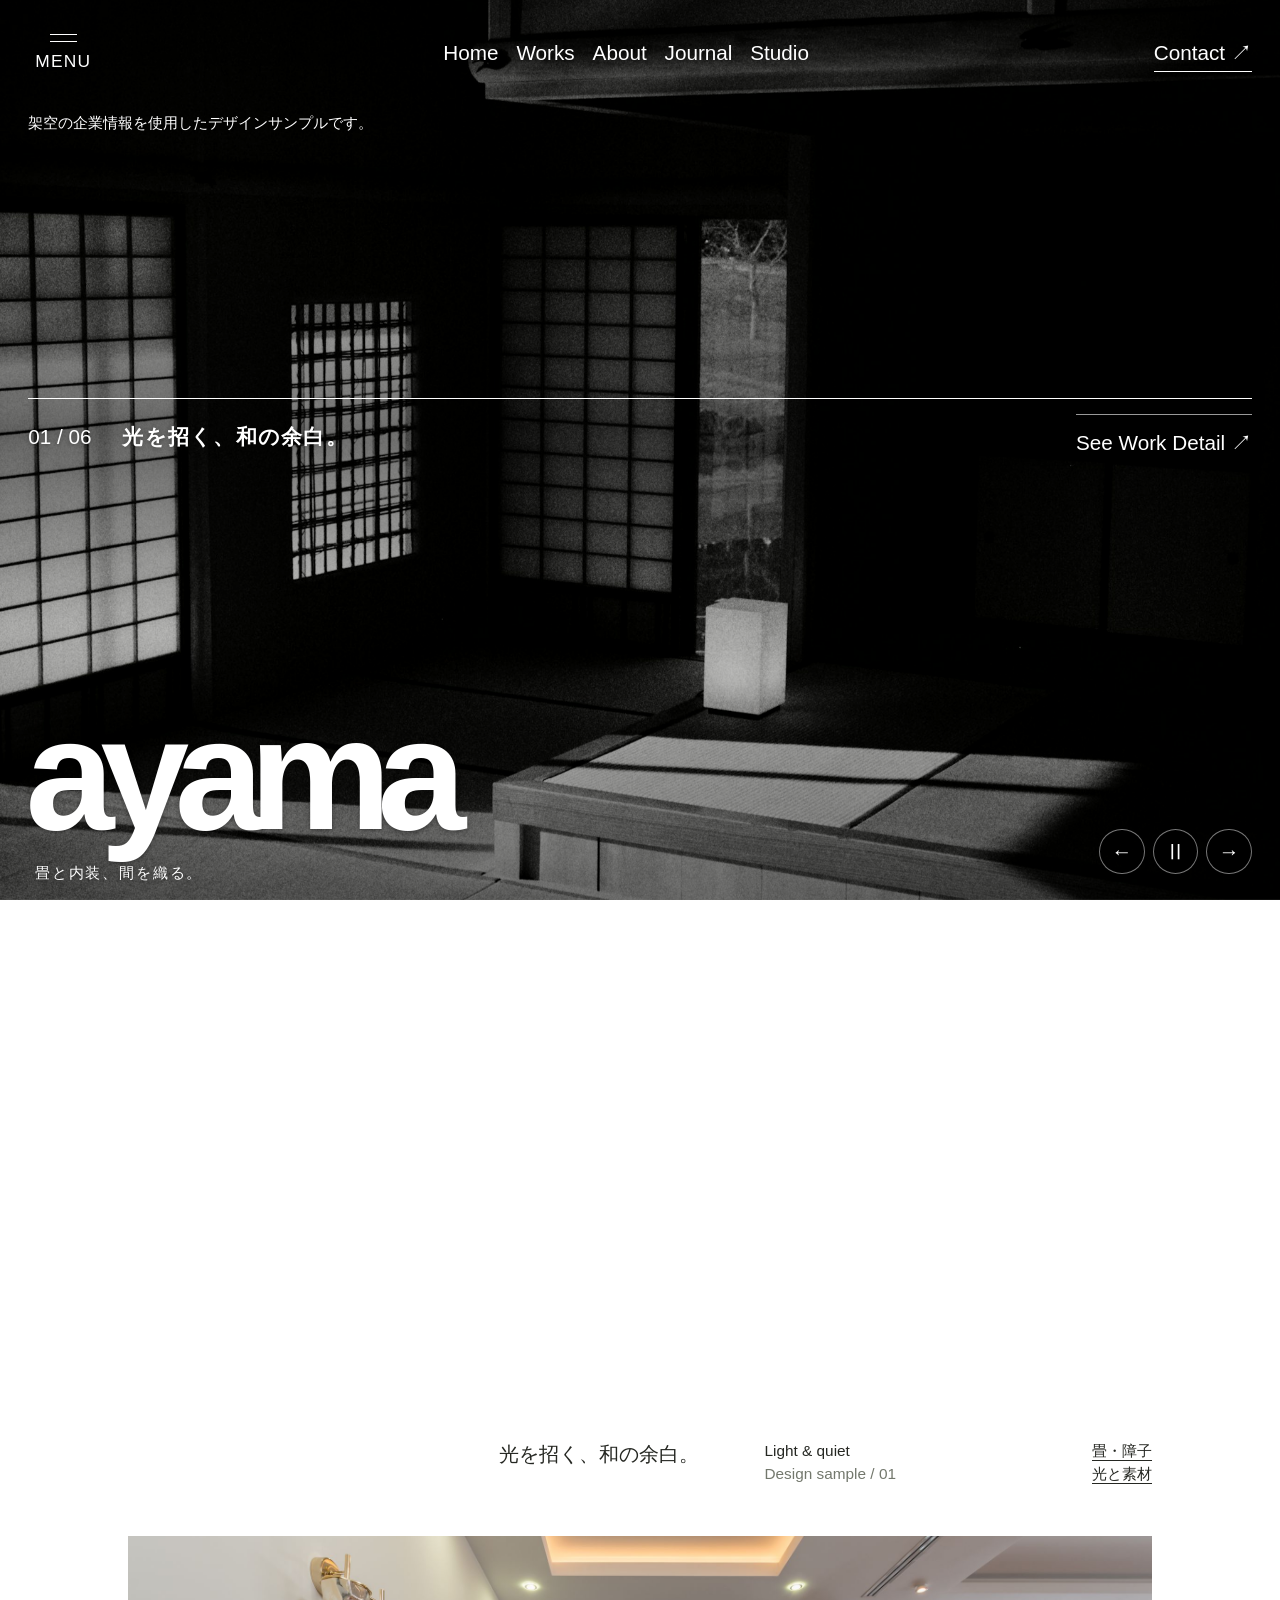
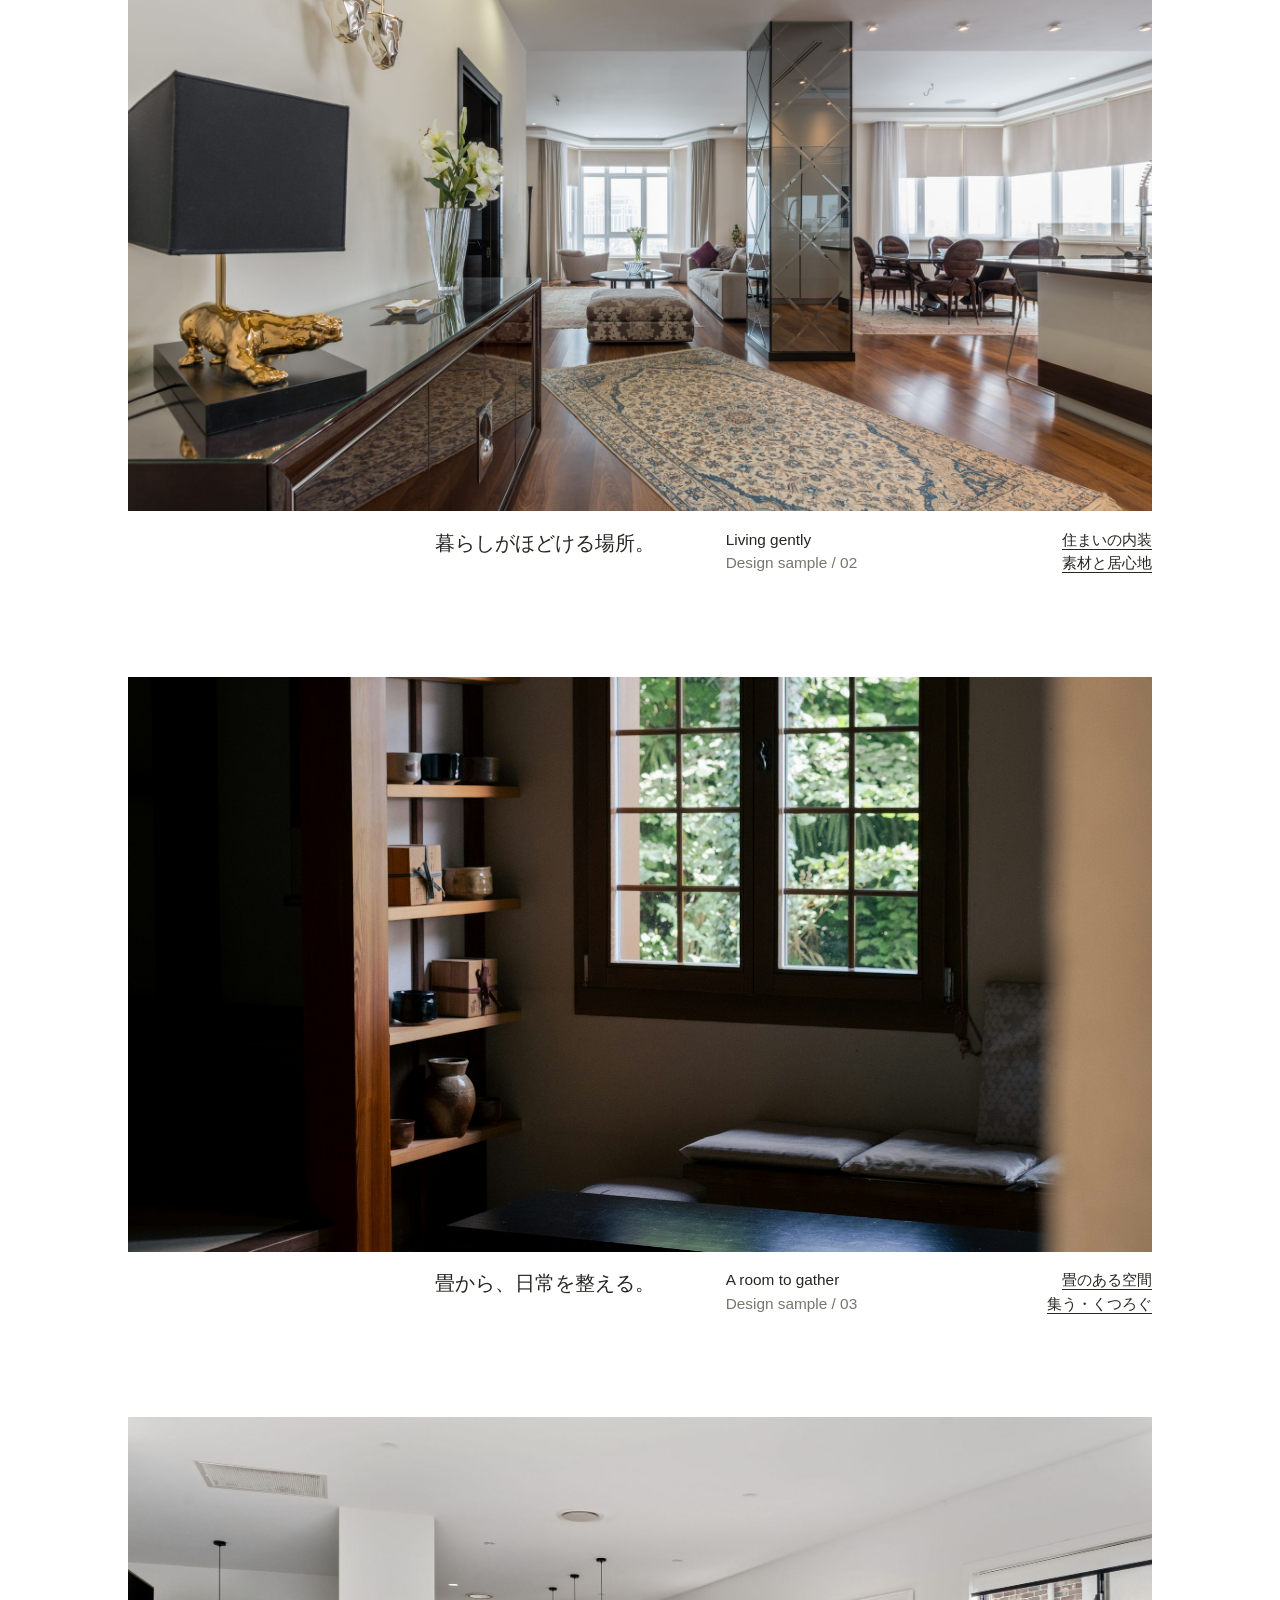
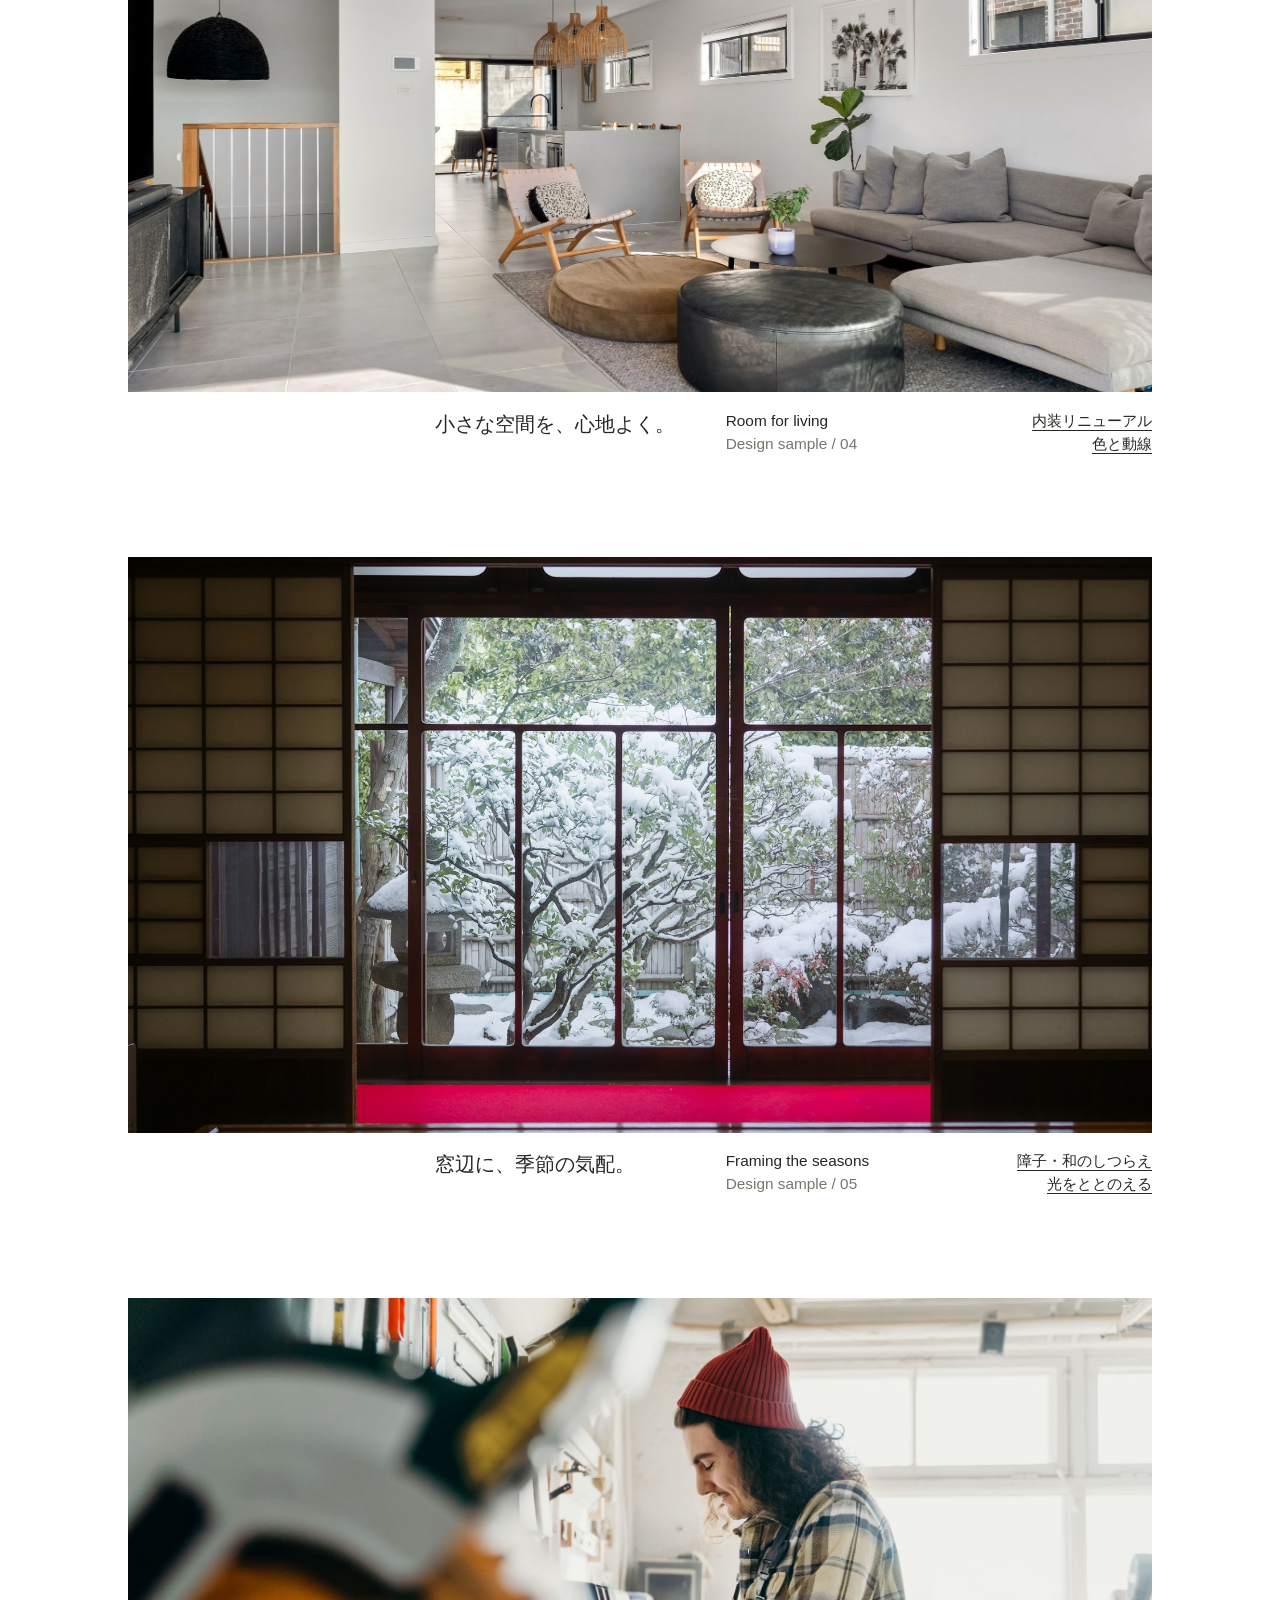
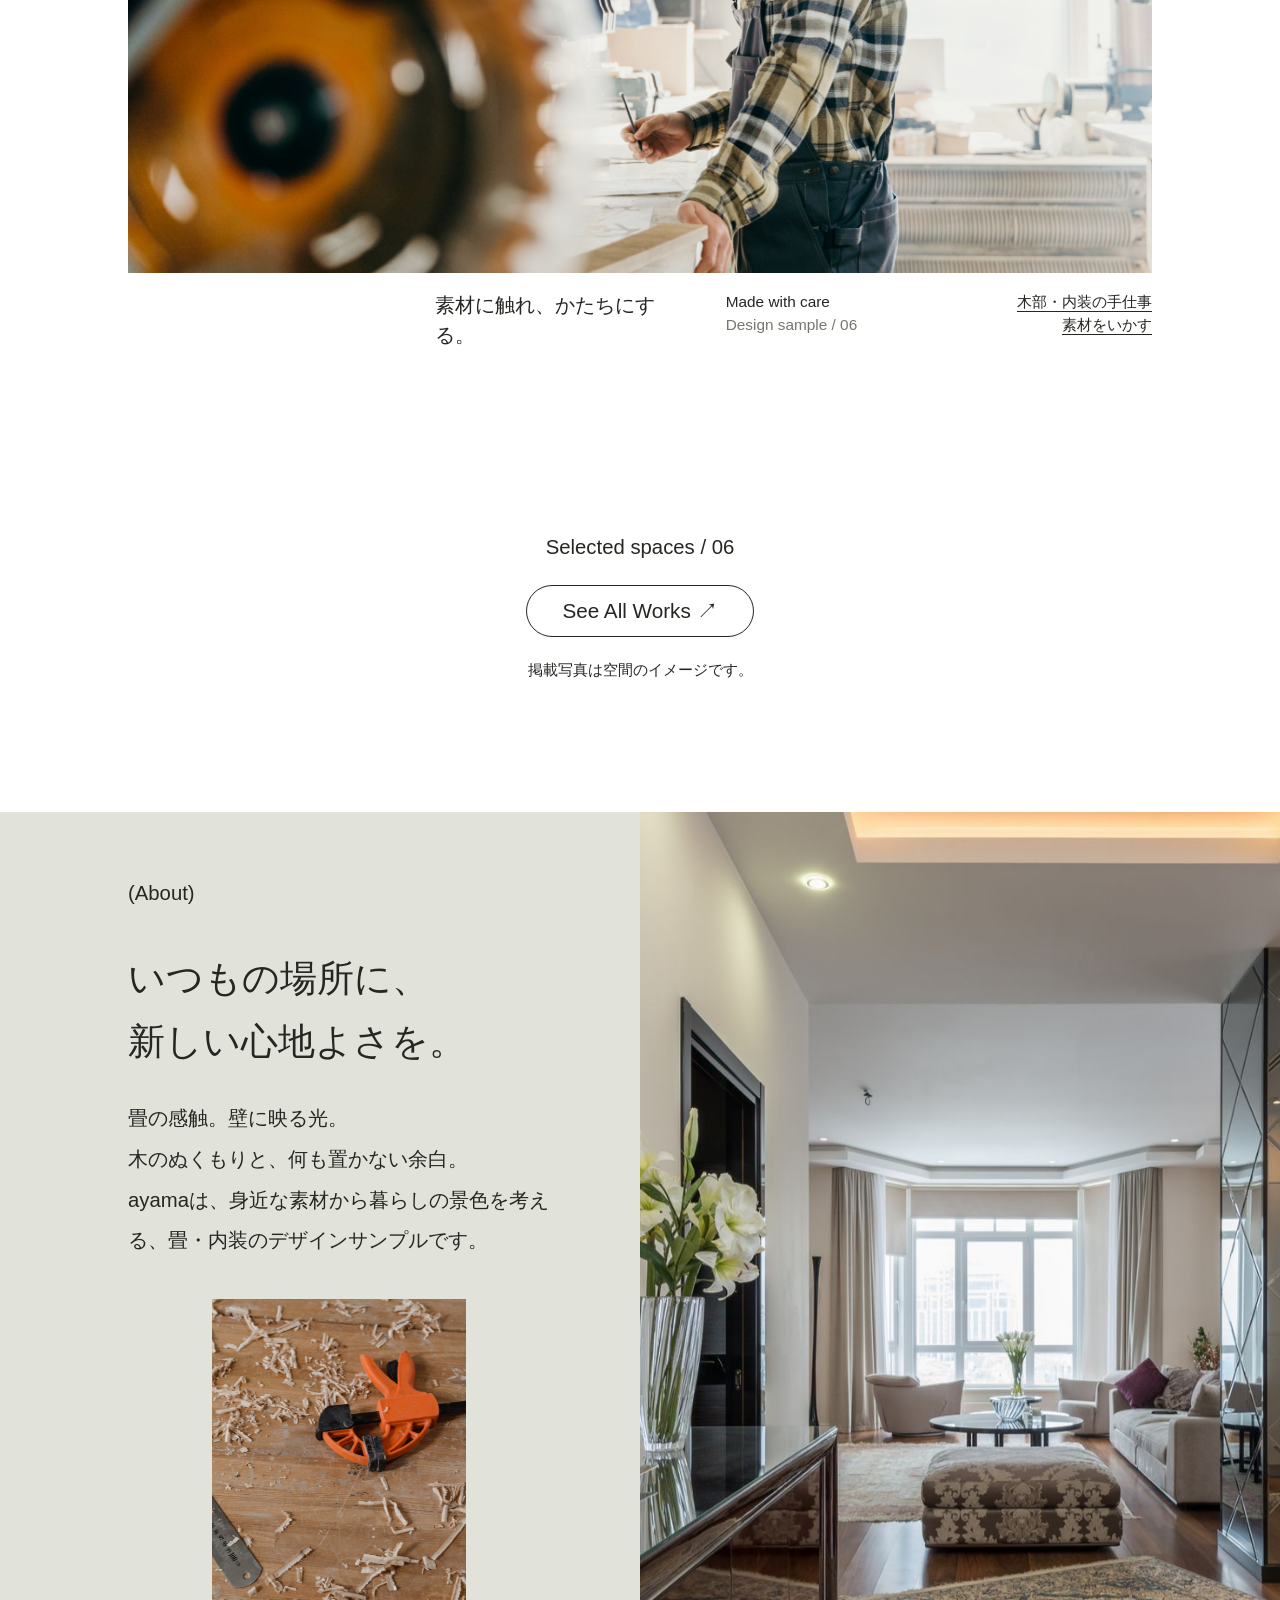
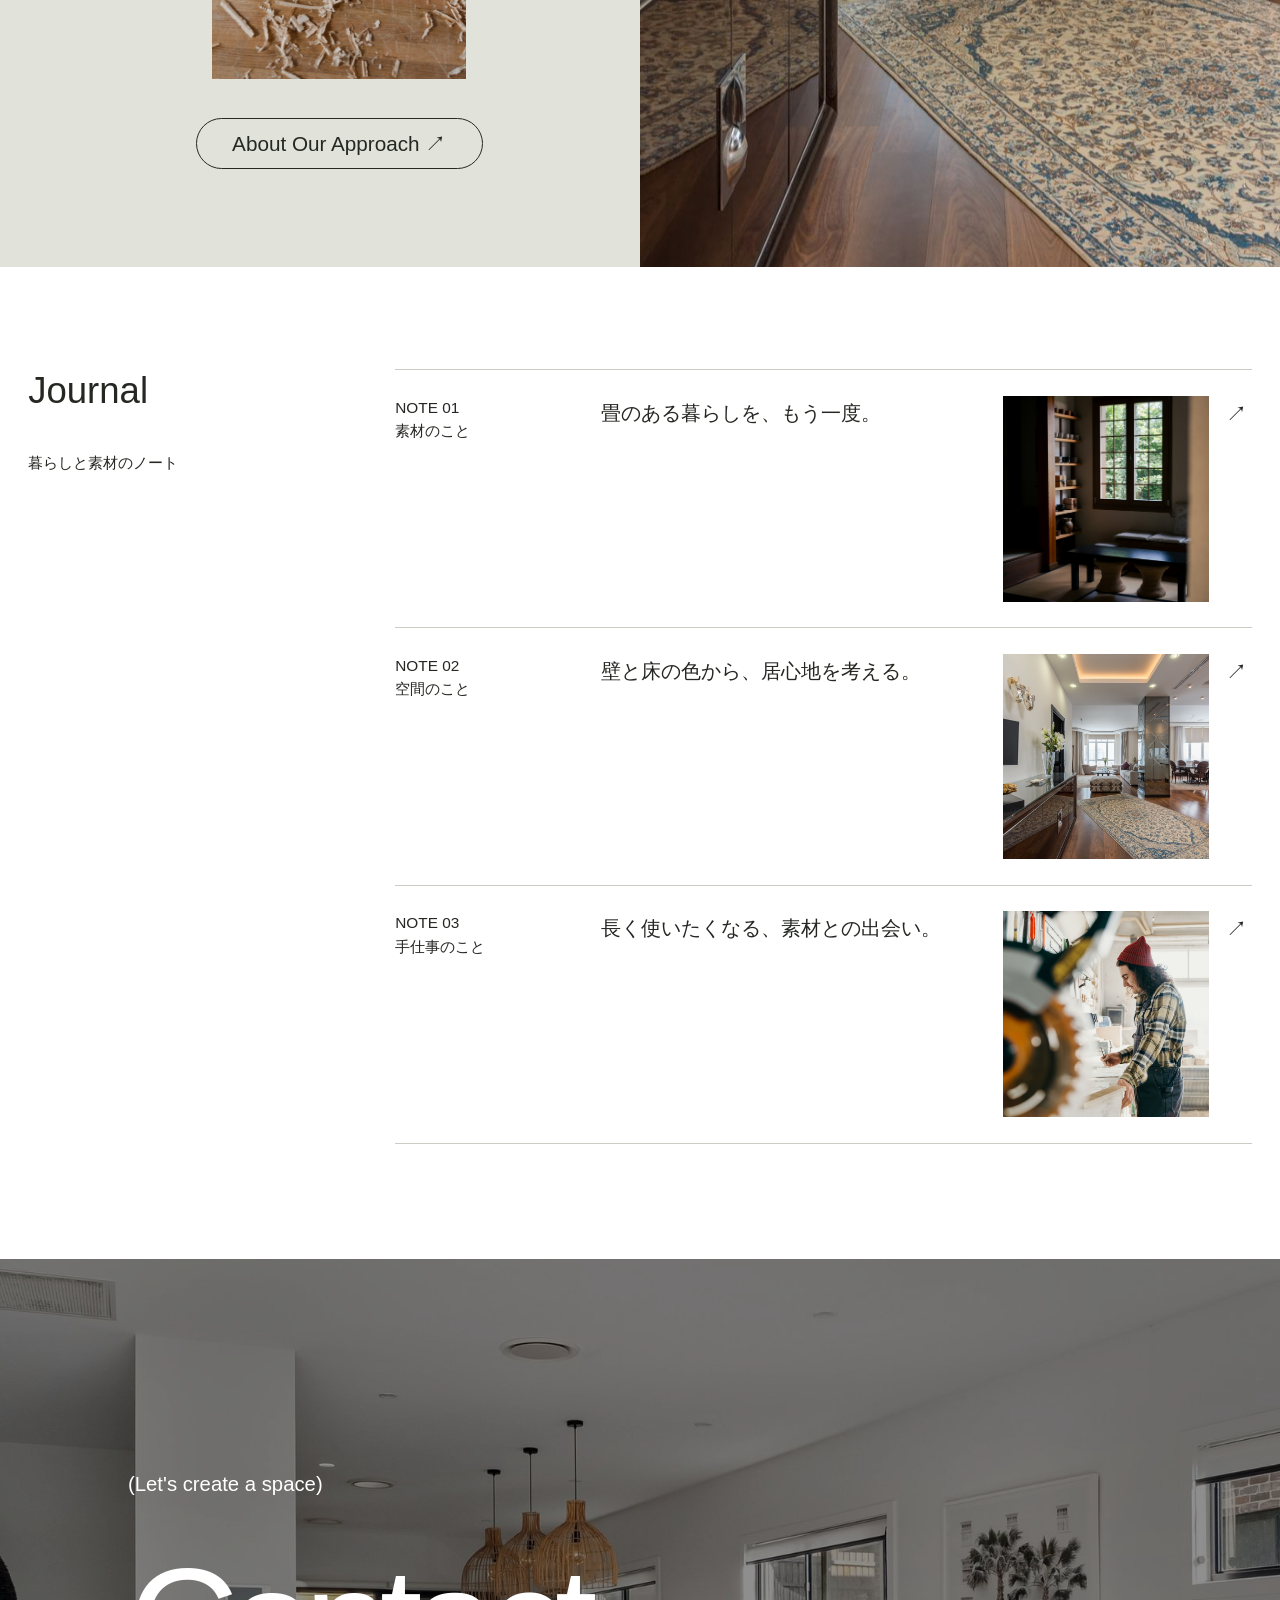
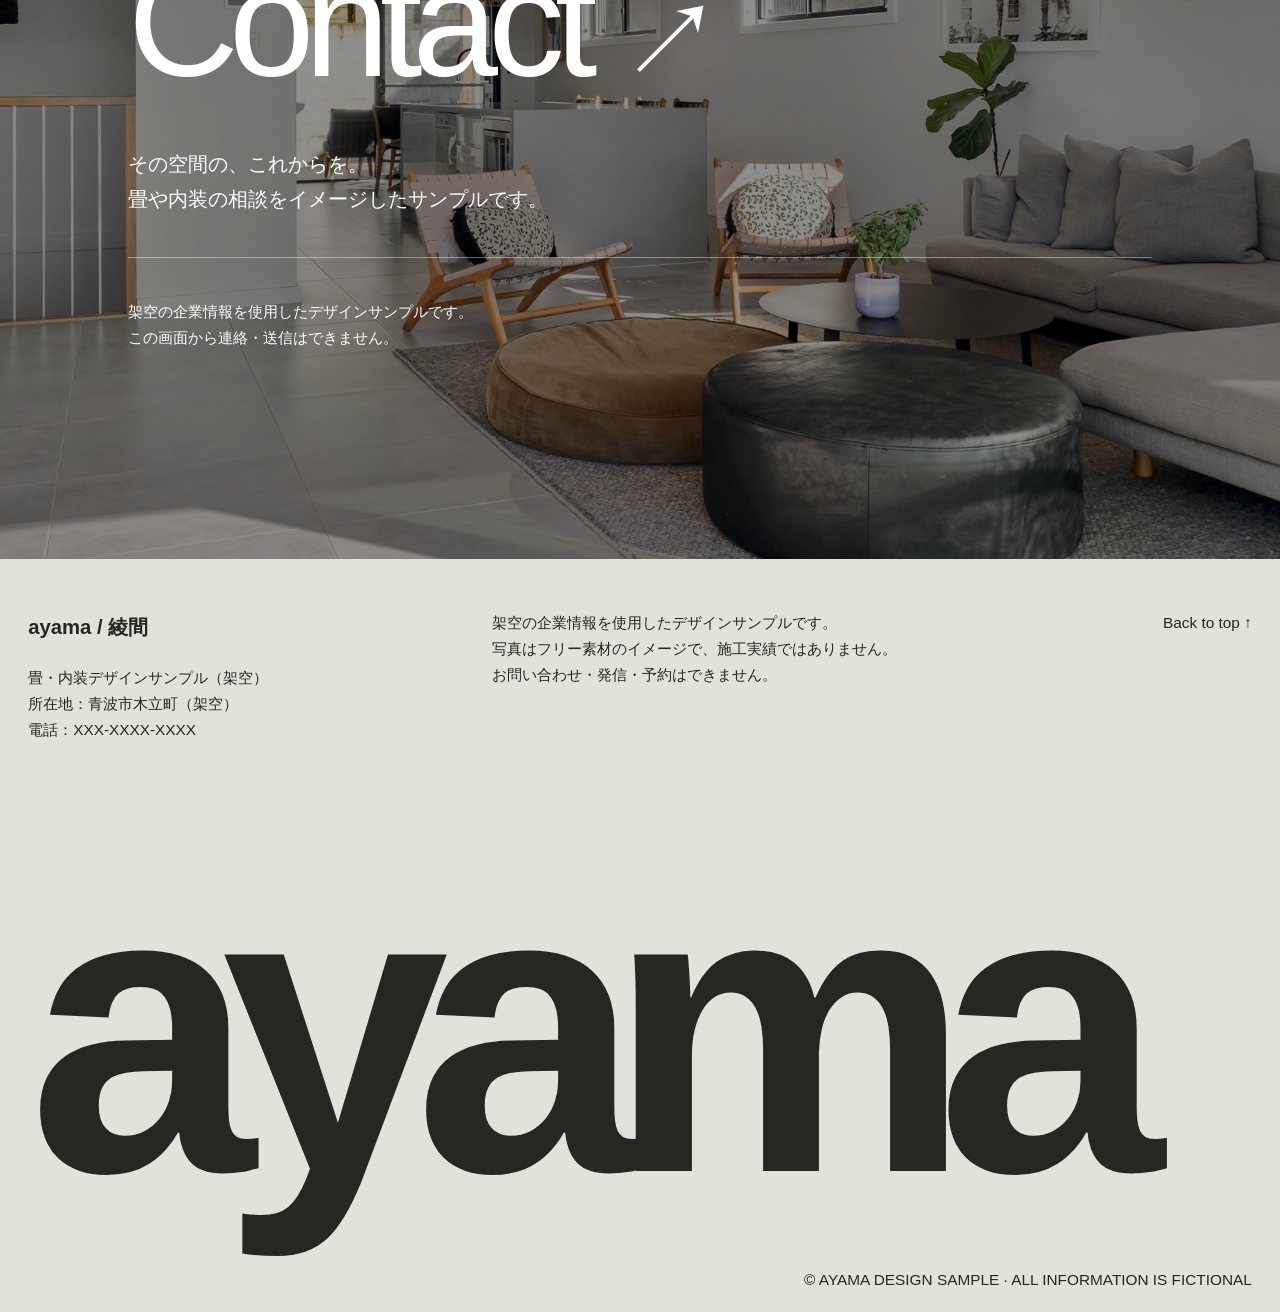
<file: index.html>
<!doctype html><html lang="ja"><head><meta charset="utf-8"><meta name="viewport" content="width=device-width,initial-scale=1"><meta name="robots" content="noindex,nofollow,noarchive"><title>ayama — 畳と内装のデザインサンプル</title><meta name="description" content="畳・内装の架空デザインサンプル。写真・文章はイメージです。"><link rel="icon" href="assets/icon.svg"><link rel="stylesheet" href="style.css?v=1.1"></head><body id="top"><div class="opening" aria-hidden="true"><span>ayama</span><div class="opening-line"></div><small>空間を、織りなす。</small></div><header class="header"><button class="menu-trigger" aria-label="メニューを開く" aria-expanded="false" aria-controls="menu"><span></span><span></span><span class="menu-label">MENU</span></button><a href="index.html#top" class="small-brand">ayama<span>綾間</span></a><nav aria-label="メイン"><a href="#top">Home</a><a href="#works">Works</a><a href="#about">About</a><a href="#journal">Journal</a><a href="#studio">Studio</a></nav><a class="header-contact" href="#contact">Contact <span>↗</span></a></header><dialog id="menu" class="menu-dialog"><div class="menu-top"><a href="index.html#top" class="menu-brand">ayama</a><button class="close-menu" aria-label="メニューを閉じる">Close ×</button></div><div class="menu-layout"><div class="menu-copy"><span>(About)</span><p>畳から、暮らしの景色まで。<br>素材と余白を大切にする<br>内装デザインのサンプルです。</p><span class="small">架空の企業情報を使用した<br>デザインサンプルです。</span></div><nav aria-label="全画面メニュー"><a href="#top">Home</a><a href="#works">Works</a><a href="#about">About</a><a href="#journal">Journal</a><a href="#studio">Studio</a><a href="#contact">Contact ↗</a></nav></div></dialog><main><section class="showcase" aria-label="畳と内装のデザイン"><div class="hero-track"><div class="hero-sticky"><div class="hero-frame"><div class="slide active" data-slide="0"><div class="slide-inner"><img src="assets/washitsu.jpg" alt="光を招く、和の余白。 写真は素材イメージ" fetchpriority="high"></div></div><div class="slide " data-slide="1"><div class="slide-inner"><img src="assets/living.jpg" alt="暮らしがほどける場所。 写真は素材イメージ" fetchpriority="auto"></div></div><div class="slide " data-slide="2"><div class="slide-inner"><img src="assets/tatami.jpg" alt="畳から、日常を整える。 写真は素材イメージ" fetchpriority="auto"></div></div><div class="slide " data-slide="3"><div class="slide-inner"><img src="assets/room.jpg" alt="小さな空間を、心地よく。 写真は素材イメージ" fetchpriority="auto"></div></div><div class="slide " data-slide="4"><div class="slide-inner"><img src="assets/shoji.jpg" alt="窓辺に、季節の気配。 写真は素材イメージ" fetchpriority="auto"></div></div><div class="slide " data-slide="5"><div class="slide-inner"><img src="assets/craft.jpg" alt="素材に触れ、かたちにする。 写真は素材イメージ" fetchpriority="auto"></div></div><div class="hero-shade"></div><p class="hero-notice">架空の企業情報を使用したデザインサンプルです。</p><div class="hero-caption"><span class="counter">01 / 06</span><a class="hero-title" href="detail-1.html">光を招く、和の余白。</a><a class="hero-detail" href="detail-1.html"><span>See Work Detail </span>↗</a></div><div class="hero-controls"><button class="previous" aria-label="前の写真">←</button><button class="pause" aria-label="自動切替を停止">Ⅱ</button><button class="next" aria-label="次の写真">→</button></div><div class="progress"><i></i></div></div></div><div class="first-caption work-caption"><h2>光を招く、和の余白。</h2><p>Light & quiet<br><span class="muted">Design sample / 01</span></p><p class="tags">畳・障子<br>光と素材</p></div></div><div class="works-list" id="works"><article class="work" id="work-1" data-work="0" hidden><a class="work-image" href="detail-1.html"><img src="assets/washitsu.jpg" alt="光を招く、和の余白。 内装の素材イメージ" loading="lazy"><span class="see-detail">See Detail ↗</span></a><div class="work-caption"><h2>光を招く、和の余白。</h2><p>Light & quiet<br><span class="muted">Design sample / 01</span></p><p class="tags">畳・障子<br>光と素材</p></div></article><article class="work" id="work-2" data-work="1" ><a class="work-image" href="detail-2.html"><img src="assets/living.jpg" alt="暮らしがほどける場所。 内装の素材イメージ" loading="lazy"><span class="see-detail">See Detail ↗</span></a><div class="work-caption"><h2>暮らしがほどける場所。</h2><p>Living gently<br><span class="muted">Design sample / 02</span></p><p class="tags">住まいの内装<br>素材と居心地</p></div></article><article class="work" id="work-3" data-work="2" ><a class="work-image" href="detail-3.html"><img src="assets/tatami.jpg" alt="畳から、日常を整える。 内装の素材イメージ" loading="lazy"><span class="see-detail">See Detail ↗</span></a><div class="work-caption"><h2>畳から、日常を整える。</h2><p>A room to gather<br><span class="muted">Design sample / 03</span></p><p class="tags">畳のある空間<br>集う・くつろぐ</p></div></article><article class="work" id="work-4" data-work="3" ><a class="work-image" href="detail-4.html"><img src="assets/room.jpg" alt="小さな空間を、心地よく。 内装の素材イメージ" loading="lazy"><span class="see-detail">See Detail ↗</span></a><div class="work-caption"><h2>小さな空間を、心地よく。</h2><p>Room for living<br><span class="muted">Design sample / 04</span></p><p class="tags">内装リニューアル<br>色と動線</p></div></article><article class="work" id="work-5" data-work="4" ><a class="work-image" href="detail-5.html"><img src="assets/shoji.jpg" alt="窓辺に、季節の気配。 内装の素材イメージ" loading="lazy"><span class="see-detail">See Detail ↗</span></a><div class="work-caption"><h2>窓辺に、季節の気配。</h2><p>Framing the seasons<br><span class="muted">Design sample / 05</span></p><p class="tags">障子・和のしつらえ<br>光をととのえる</p></div></article><article class="work" id="work-6" data-work="5" ><a class="work-image" href="detail-6.html"><img src="assets/craft.jpg" alt="素材に触れ、かたちにする。 内装の素材イメージ" loading="lazy"><span class="see-detail">See Detail ↗</span></a><div class="work-caption"><h2>素材に触れ、かたちにする。</h2><p>Made with care<br><span class="muted">Design sample / 06</span></p><p class="tags">木部・内装の手仕事<br>素材をいかす</p></div></article></div><div class="showcase-brand" aria-hidden="true">ayama<span>畳と内装、間を織る。</span></div></section><section class="work-end"><p>Selected spaces / 06</p><a class="pill" href="#works">See All Works ↗</a><p class="small">掲載写真は空間のイメージです。</p></section><section class="about" id="about"><div class="about-copy"><h2>(About)</h2><p class="about-lead">いつもの場所に、<br>新しい心地よさを。</p><p>畳の感触。壁に映る光。<br>木のぬくもりと、何も置かない余白。<br>ayamaは、身近な素材から暮らしの景色を考える、畳・内装のデザインサンプルです。</p><img class="about-small" src="assets/tools.jpg" alt="素材と向き合う道具のイメージ" loading="lazy"><a class="pill" href="about.html">About Our Approach ↗</a></div><div class="about-photo"><img src="assets/living.jpg" alt="ゆったりとした住まいの内装イメージ" loading="lazy"></div></section><section id="journal" class="journal"><div class="section-title"><h2>Journal</h2><p>暮らしと素材のノート</p></div><div class="journal-list"><a class="journal-row" href="journal-1.html"><span class="journal-meta">NOTE 01<br>素材のこと</span><h3>畳のある暮らしを、もう一度。</h3><img src="assets/tatami.jpg" alt="素材のことのイメージ" loading="lazy"><span class="row-arrow">↗</span></a><a class="journal-row" href="journal-2.html"><span class="journal-meta">NOTE 02<br>空間のこと</span><h3>壁と床の色から、居心地を考える。</h3><img src="assets/living.jpg" alt="空間のことのイメージ" loading="lazy"><span class="row-arrow">↗</span></a><a class="journal-row" href="journal-3.html"><span class="journal-meta">NOTE 03<br>手仕事のこと</span><h3>長く使いたくなる、素材との出会い。</h3><img src="assets/craft.jpg" alt="手仕事のことのイメージ" loading="lazy"><span class="row-arrow">↗</span></a></div></section><section id="contact" class="contact"><img src="assets/room.jpg" alt="内装空間のイメージ" loading="lazy"><div class="contact-inner"><p>(Let's create a space)</p><h2><a href="#sample-contact">Contact <span>↗</span></a></h2><p>その空間の、これからを。<br>畳や内装の相談をイメージしたサンプルです。</p><div id="sample-contact"><p>架空の企業情報を使用したデザインサンプルです。</p><p class="small">この画面から連絡・送信はできません。</p></div></div></section></main><footer id="studio"><div class="footer-top"><div><p>ayama / 綾間</p><p class="small">畳・内装デザインサンプル（架空）<br>所在地：青波市木立町（架空）<br>電話：XXX-XXXX-XXXX</p></div><p class="small">架空の企業情報を使用したデザインサンプルです。<br>写真はフリー素材のイメージで、施工実績ではありません。<br>お問い合わせ・発信・予約はできません。</p><a href="#top">Back to top ↑</a></div><a class="footer-word" href="#top" aria-label="ページの先頭へ">ayama</a><p class="copyright">© AYAMA DESIGN SAMPLE · ALL INFORMATION IS FICTIONAL</p></footer><noscript><style>.hero-track{height:auto;min-height:0}.hero-sticky{position:relative;height:90svh}.first-caption{position:static;margin:20px 10%}.showcase-brand{position:absolute;top:65svh;bottom:auto}.menu-trigger,.hero-controls{display:none}.header nav{display:flex;flex-wrap:wrap;font-size:var(--small)}.header{flex-wrap:wrap}</style></noscript><script src="app.js?v=1.1"></script></body></html>
</file>
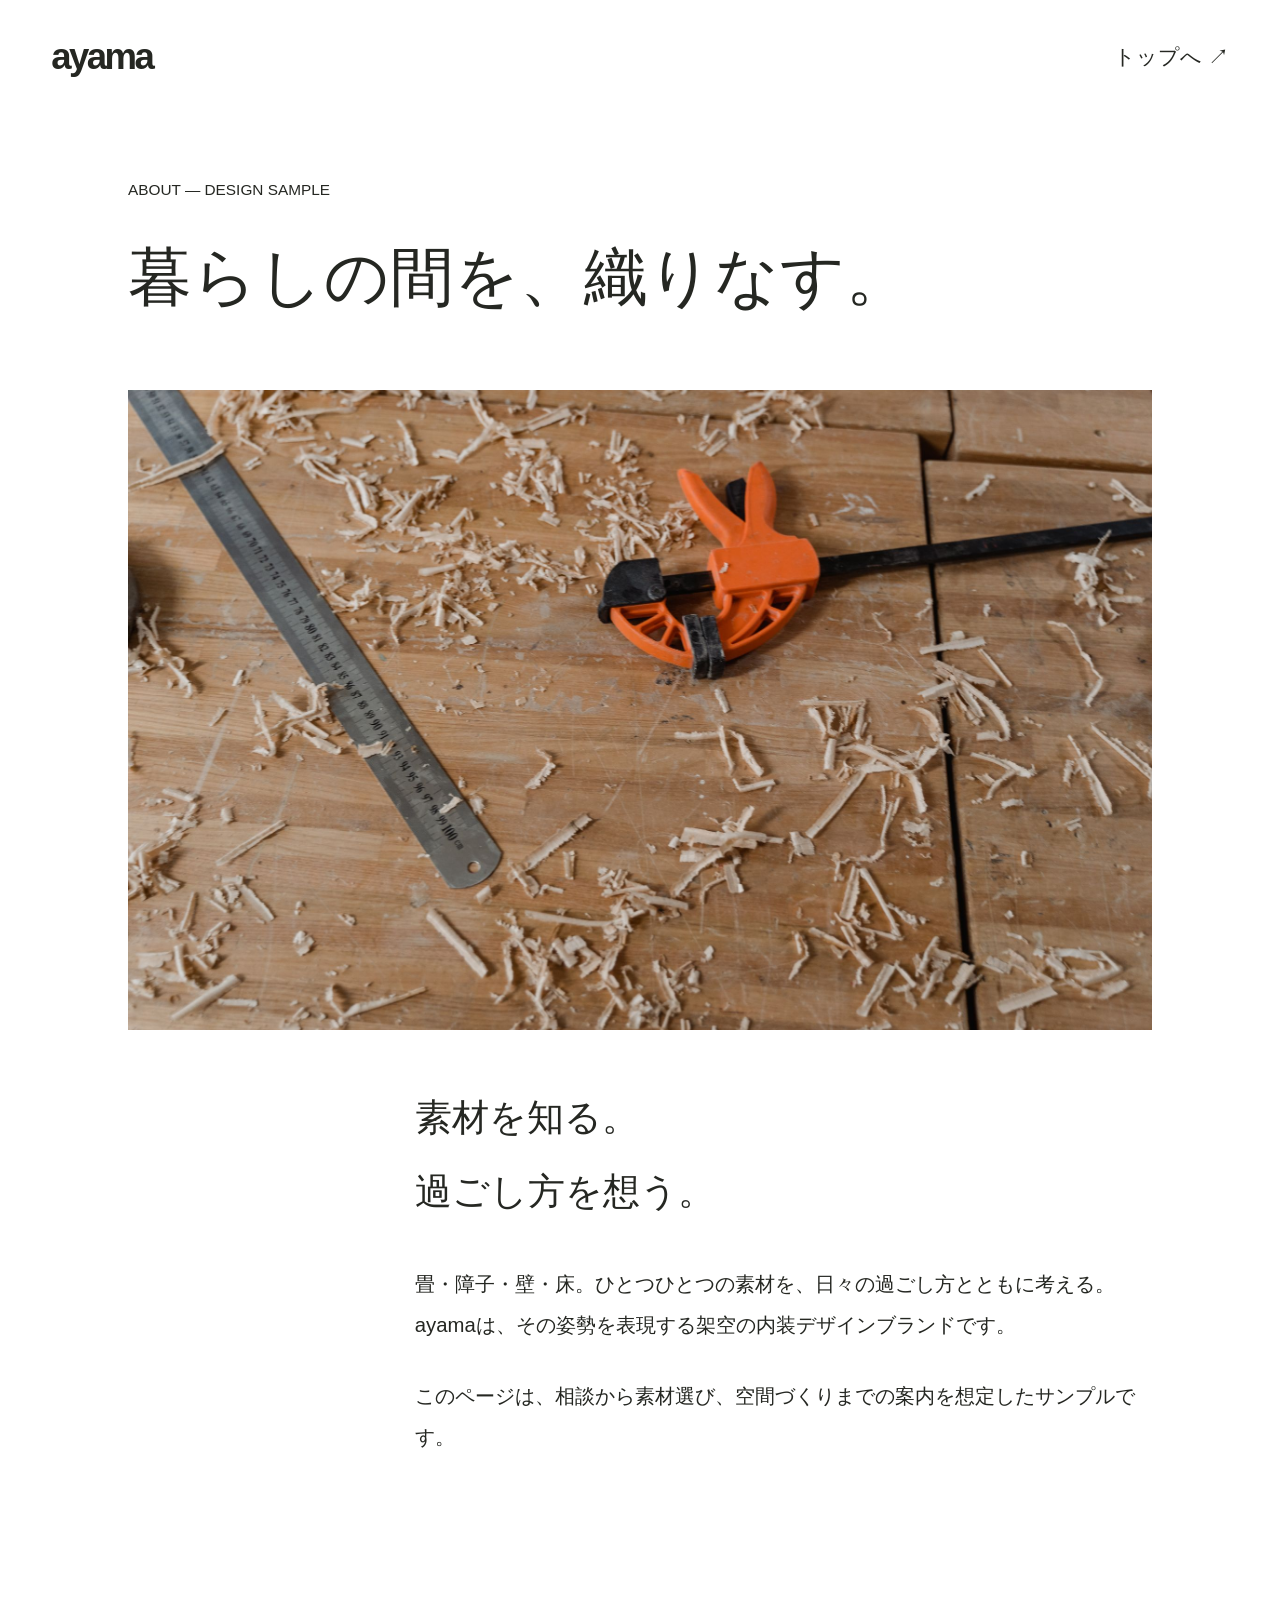
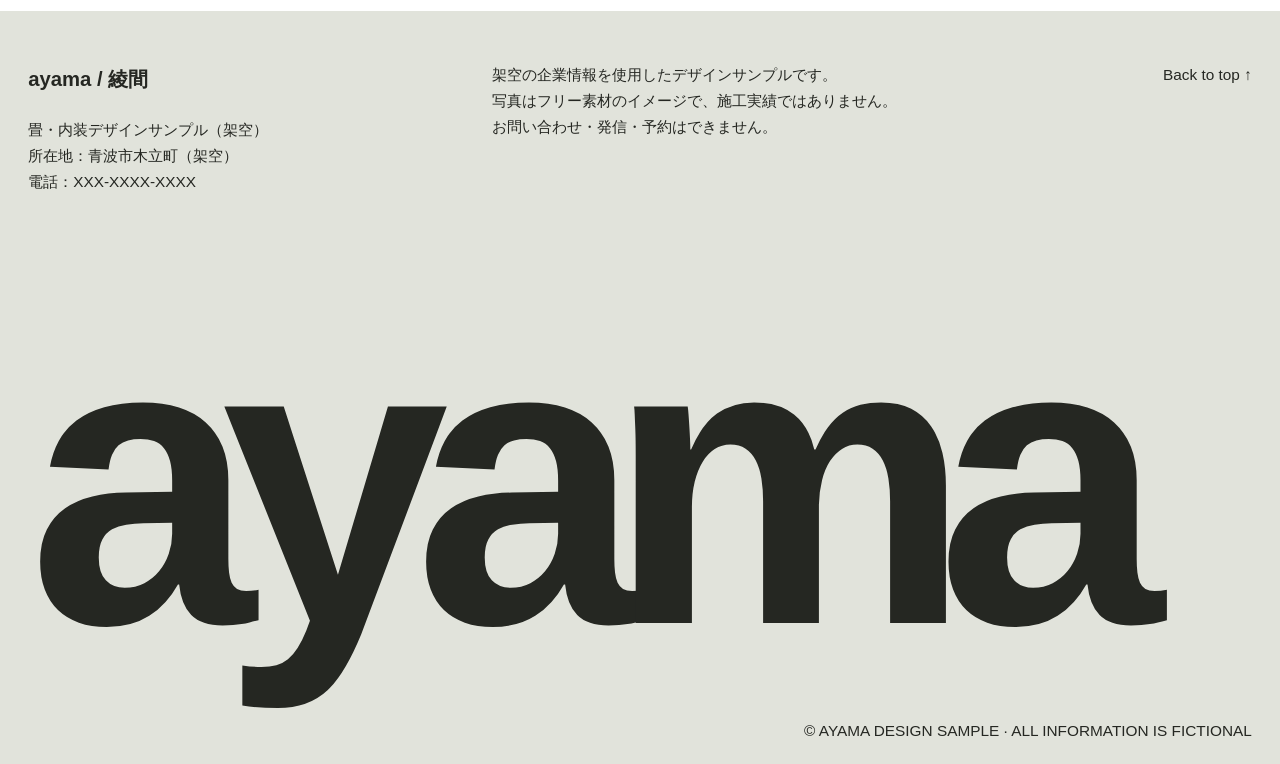
<file: about.html>
<!doctype html><html lang="ja"><head><meta charset="utf-8"><meta name="viewport" content="width=device-width,initial-scale=1"><meta name="robots" content="noindex,nofollow,noarchive"><title>ayama — 畳と内装のデザインサンプル</title><meta name="description" content="畳・内装の架空デザインサンプル。写真・文章はイメージです。"><link rel="icon" href="assets/icon.svg"><link rel="stylesheet" href="style.css?v=1.1"></head><body class="detail-page" id="top"><header class="detail-header"><a href="index.html">ayama</a><a href="index.html#about">トップへ ↗</a></header><main class="detail-content"><p class="eyebrow">ABOUT — DESIGN SAMPLE</p><h1>暮らしの間を、織りなす。</h1><img class="detail-main" src="assets/tools.jpg" alt="木工道具の素材イメージ"><div class="detail-copy"><h2>素材を知る。<br>過ごし方を想う。</h2><p>畳・障子・壁・床。ひとつひとつの素材を、日々の過ごし方とともに考える。ayamaは、その姿勢を表現する架空の内装デザインブランドです。</p><p>このページは、相談から素材選び、空間づくりまでの案内を想定したサンプルです。</p></div></main><footer id="studio"><div class="footer-top"><div><p>ayama / 綾間</p><p class="small">畳・内装デザインサンプル（架空）<br>所在地：青波市木立町（架空）<br>電話：XXX-XXXX-XXXX</p></div><p class="small">架空の企業情報を使用したデザインサンプルです。<br>写真はフリー素材のイメージで、施工実績ではありません。<br>お問い合わせ・発信・予約はできません。</p><a href="#top">Back to top ↑</a></div><a class="footer-word" href="#top" aria-label="ページの先頭へ">ayama</a><p class="copyright">© AYAMA DESIGN SAMPLE · ALL INFORMATION IS FICTIONAL</p></footer></body></html>
</file>
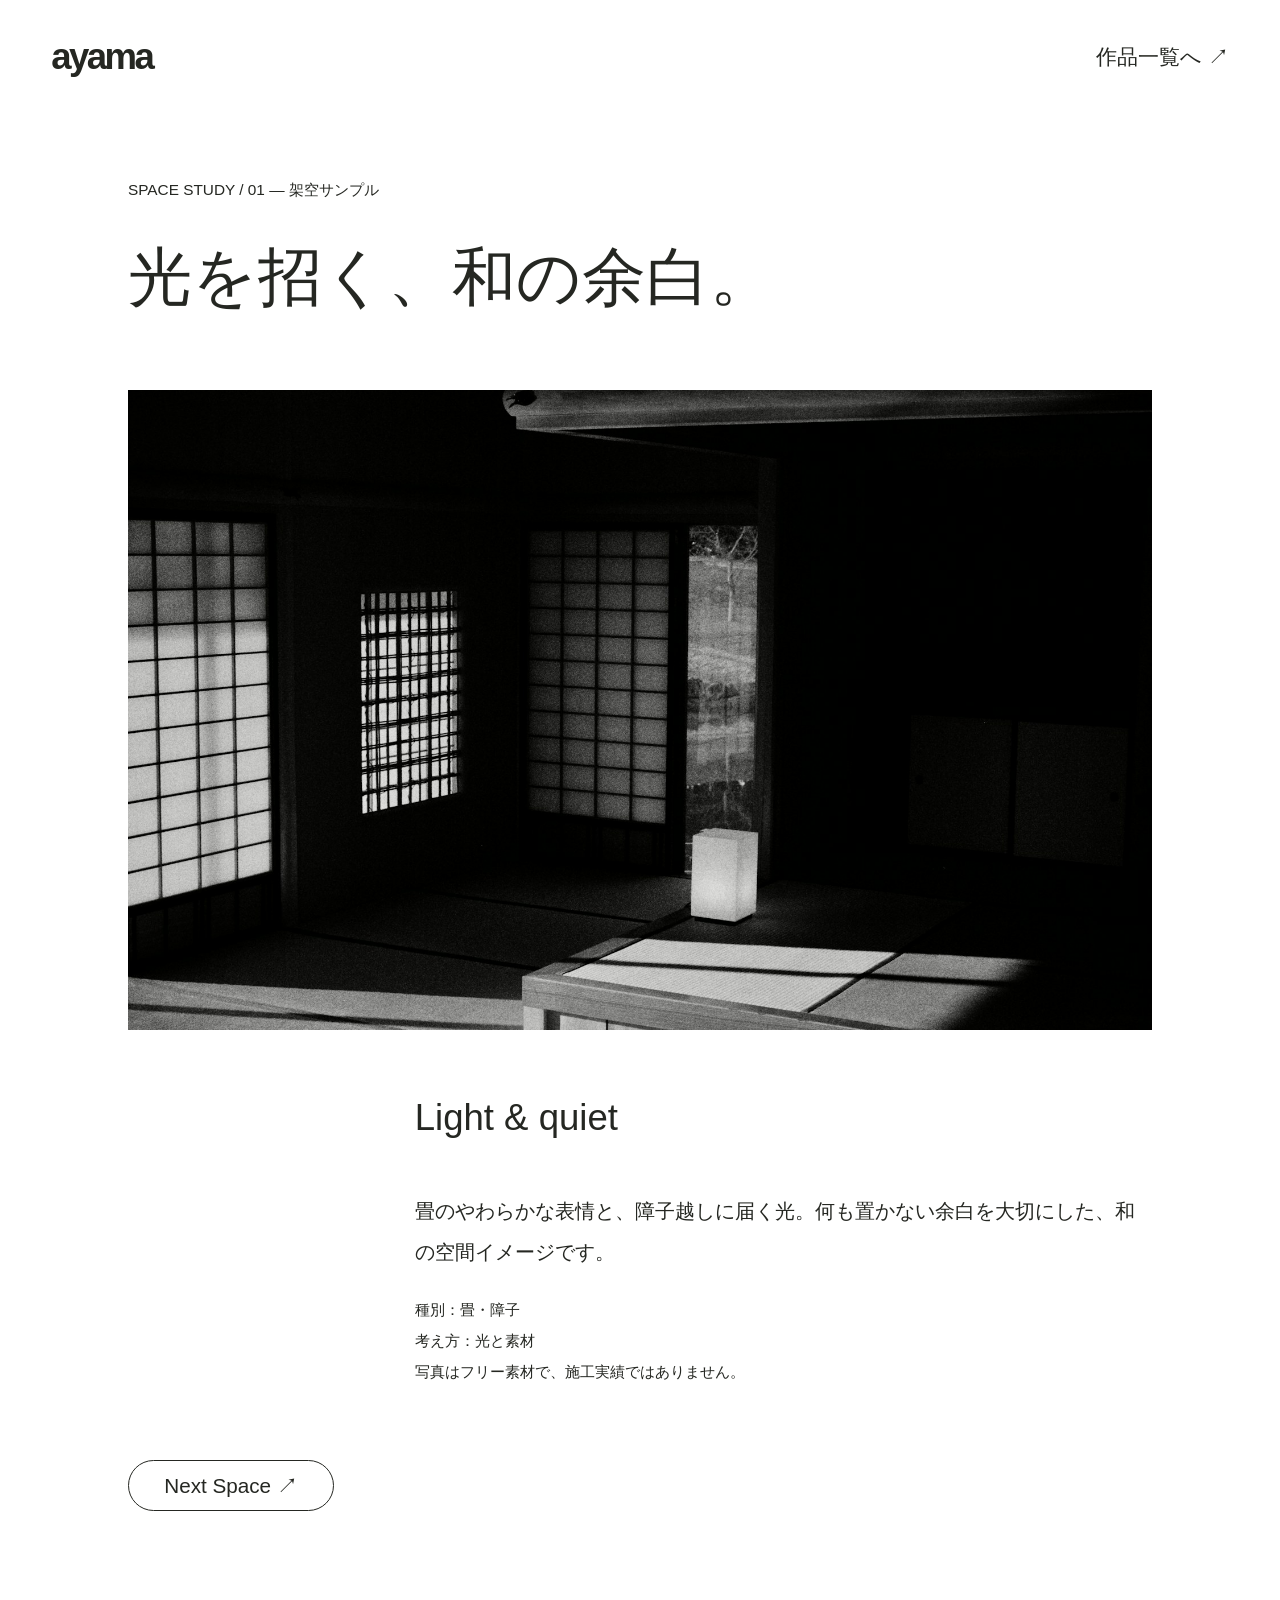
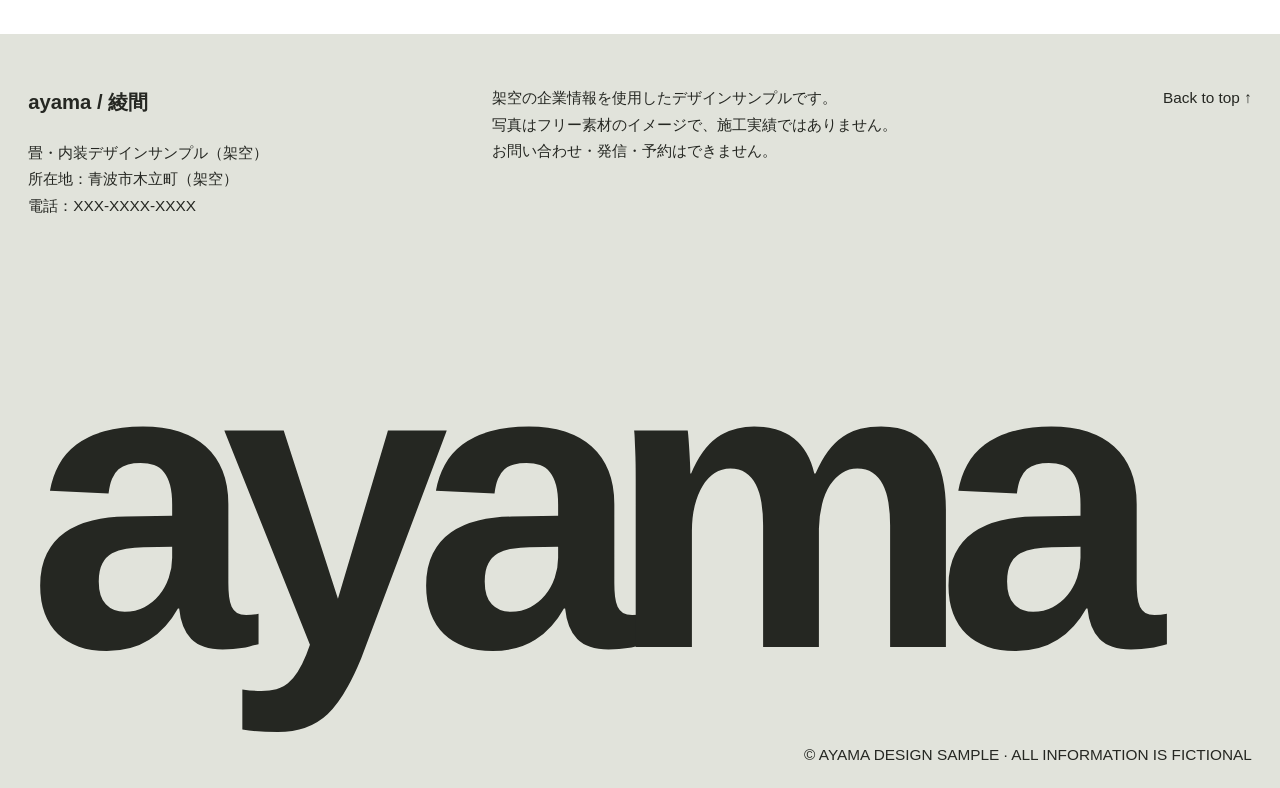
<file: detail-1.html>
<!doctype html><html lang="ja"><head><meta charset="utf-8"><meta name="viewport" content="width=device-width,initial-scale=1"><meta name="robots" content="noindex,nofollow,noarchive"><title>ayama — 畳と内装のデザインサンプル</title><meta name="description" content="畳・内装の架空デザインサンプル。写真・文章はイメージです。"><link rel="icon" href="assets/icon.svg"><link rel="stylesheet" href="style.css?v=1.1"></head><body class="detail-page" id="top"><header class="detail-header"><a href="index.html">ayama</a><a href="index.html#works">作品一覧へ ↗</a></header><main class="detail-content"><p class="eyebrow">SPACE STUDY / 01 — 架空サンプル</p><h1>光を招く、和の余白。</h1><img class="detail-main" src="assets/washitsu.jpg" alt="光を招く、和の余白。 素材イメージ"><div class="detail-copy"><h2>Light & quiet</h2><p>畳のやわらかな表情と、障子越しに届く光。何も置かない余白を大切にした、和の空間イメージです。</p><p class="small">種別：畳・障子<br>考え方：光と素材<br>写真はフリー素材で、施工実績ではありません。</p></div><a class="pill" href="detail-2.html">Next Space ↗</a></main><footer id="studio"><div class="footer-top"><div><p>ayama / 綾間</p><p class="small">畳・内装デザインサンプル（架空）<br>所在地：青波市木立町（架空）<br>電話：XXX-XXXX-XXXX</p></div><p class="small">架空の企業情報を使用したデザインサンプルです。<br>写真はフリー素材のイメージで、施工実績ではありません。<br>お問い合わせ・発信・予約はできません。</p><a href="#top">Back to top ↑</a></div><a class="footer-word" href="#top" aria-label="ページの先頭へ">ayama</a><p class="copyright">© AYAMA DESIGN SAMPLE · ALL INFORMATION IS FICTIONAL</p></footer></body></html>
</file>
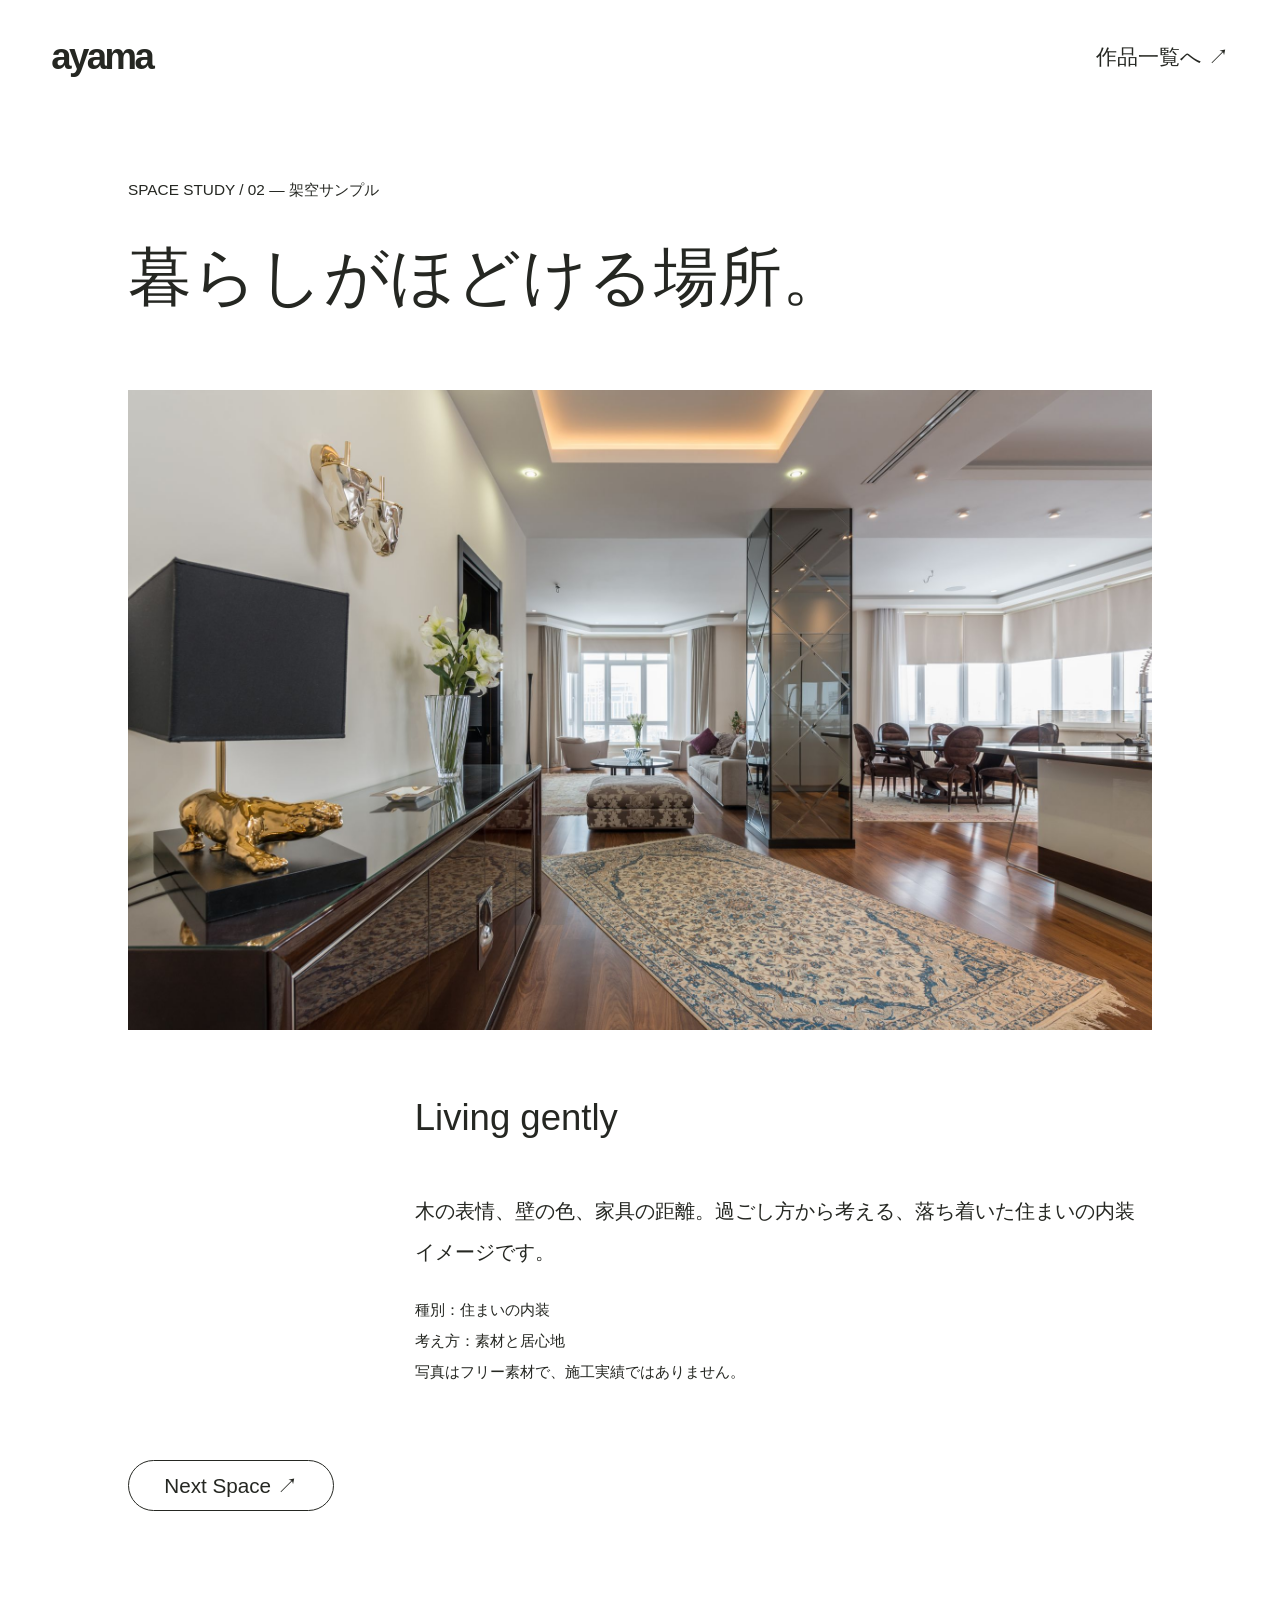
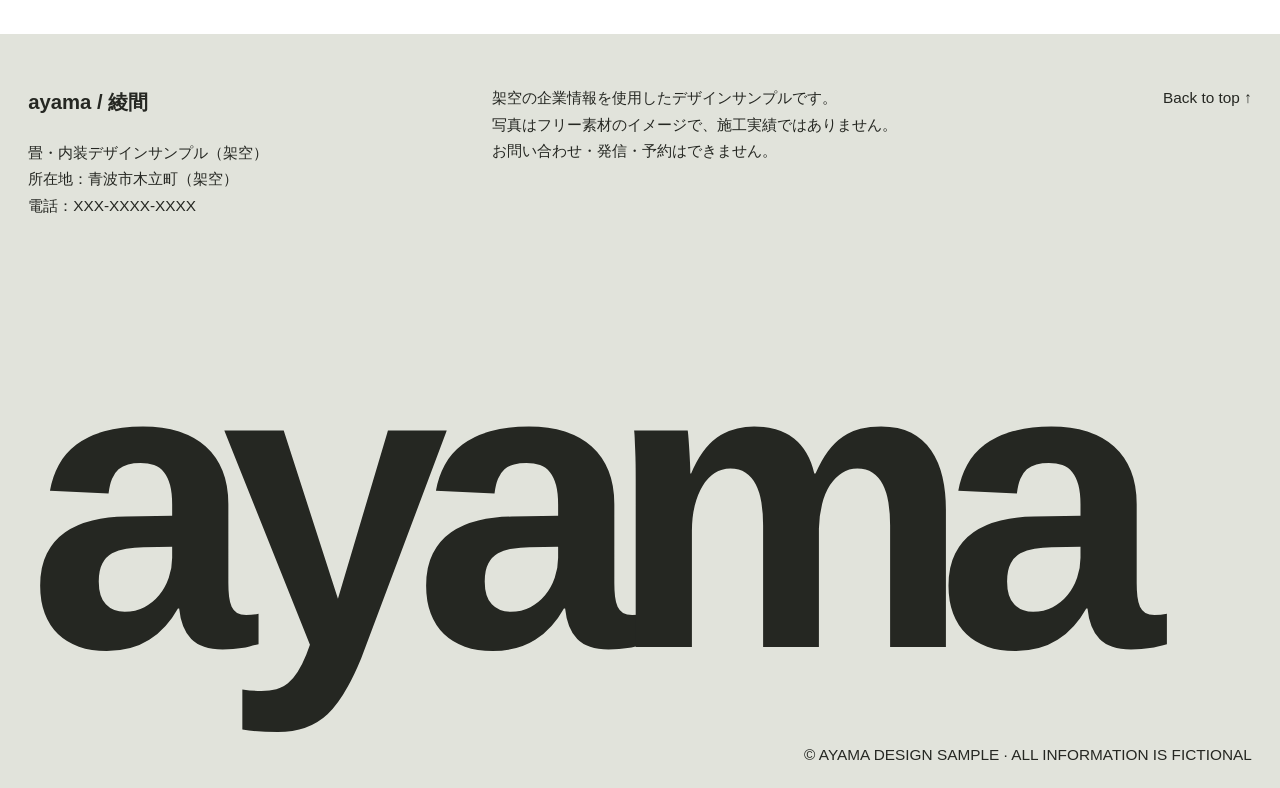
<file: detail-2.html>
<!doctype html><html lang="ja"><head><meta charset="utf-8"><meta name="viewport" content="width=device-width,initial-scale=1"><meta name="robots" content="noindex,nofollow,noarchive"><title>ayama — 畳と内装のデザインサンプル</title><meta name="description" content="畳・内装の架空デザインサンプル。写真・文章はイメージです。"><link rel="icon" href="assets/icon.svg"><link rel="stylesheet" href="style.css?v=1.1"></head><body class="detail-page" id="top"><header class="detail-header"><a href="index.html">ayama</a><a href="index.html#works">作品一覧へ ↗</a></header><main class="detail-content"><p class="eyebrow">SPACE STUDY / 02 — 架空サンプル</p><h1>暮らしがほどける場所。</h1><img class="detail-main" src="assets/living.jpg" alt="暮らしがほどける場所。 素材イメージ"><div class="detail-copy"><h2>Living gently</h2><p>木の表情、壁の色、家具の距離。過ごし方から考える、落ち着いた住まいの内装イメージです。</p><p class="small">種別：住まいの内装<br>考え方：素材と居心地<br>写真はフリー素材で、施工実績ではありません。</p></div><a class="pill" href="detail-3.html">Next Space ↗</a></main><footer id="studio"><div class="footer-top"><div><p>ayama / 綾間</p><p class="small">畳・内装デザインサンプル（架空）<br>所在地：青波市木立町（架空）<br>電話：XXX-XXXX-XXXX</p></div><p class="small">架空の企業情報を使用したデザインサンプルです。<br>写真はフリー素材のイメージで、施工実績ではありません。<br>お問い合わせ・発信・予約はできません。</p><a href="#top">Back to top ↑</a></div><a class="footer-word" href="#top" aria-label="ページの先頭へ">ayama</a><p class="copyright">© AYAMA DESIGN SAMPLE · ALL INFORMATION IS FICTIONAL</p></footer></body></html>
</file>
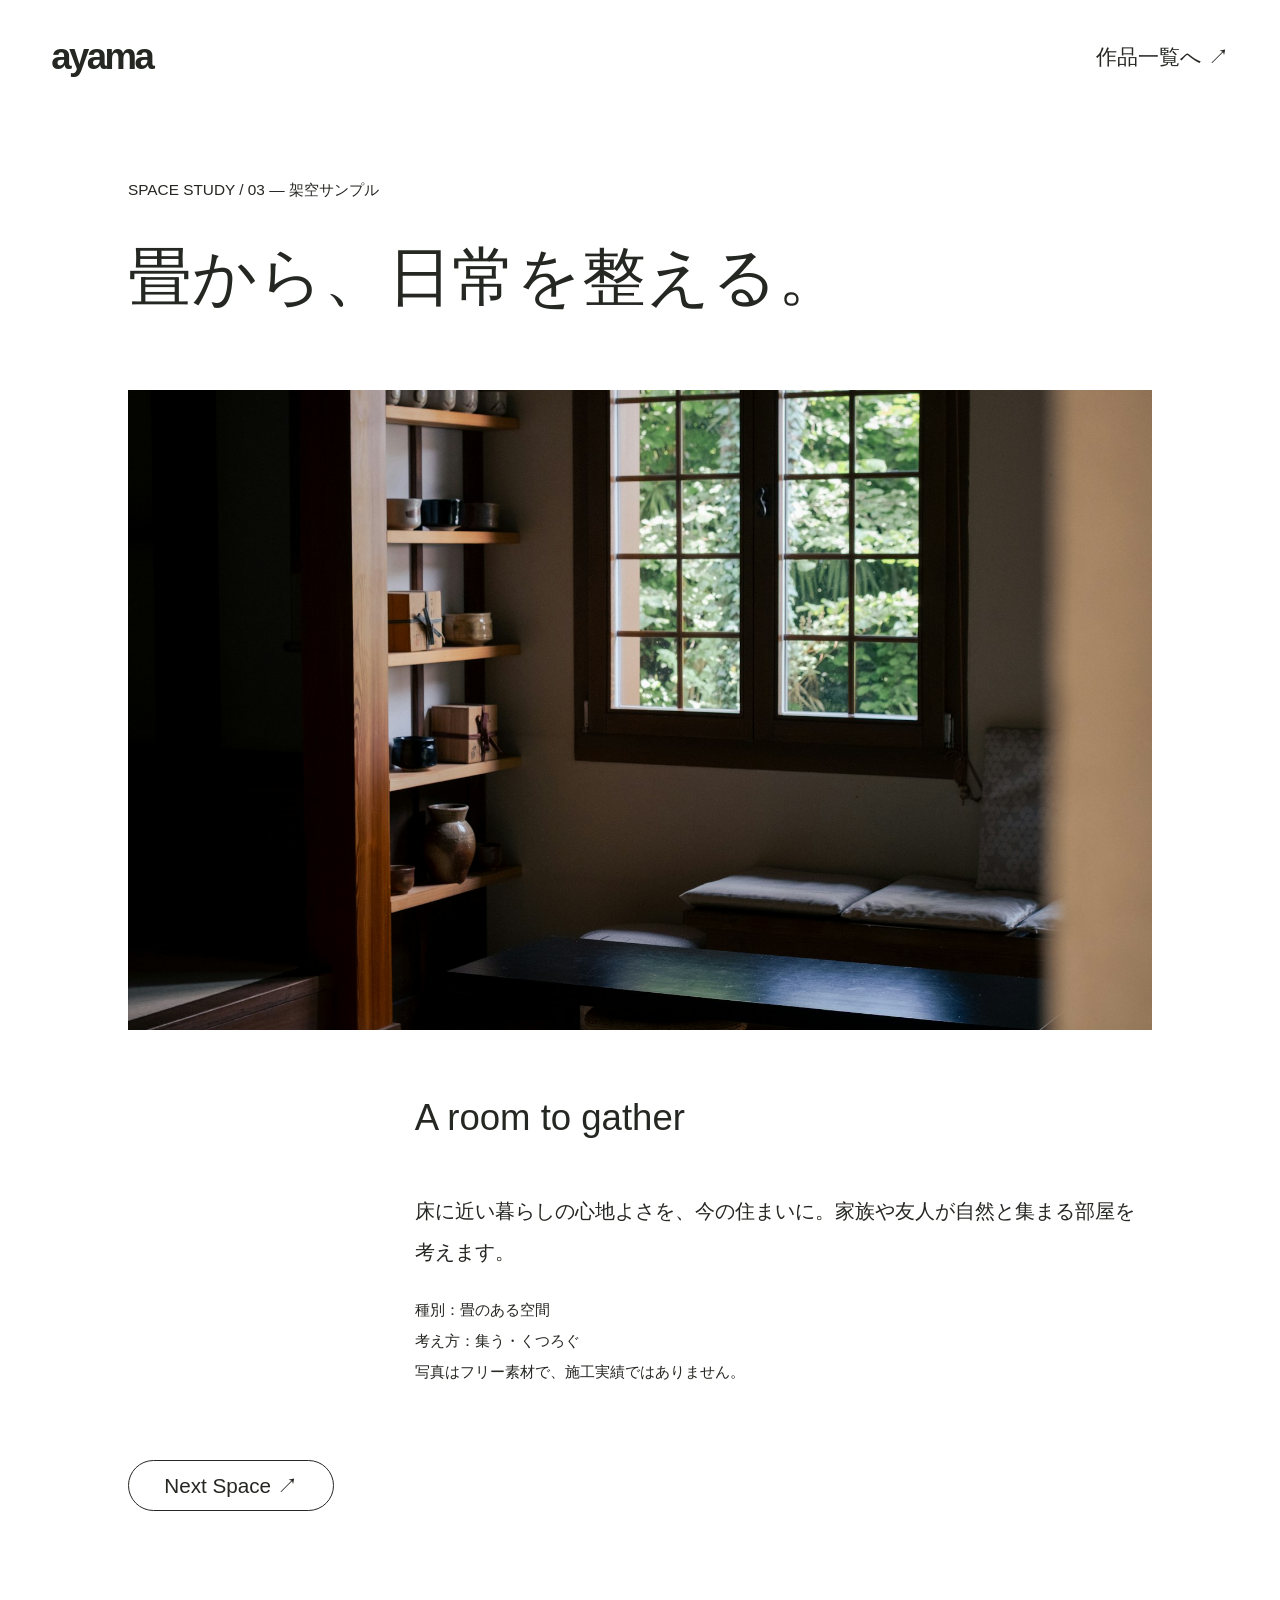
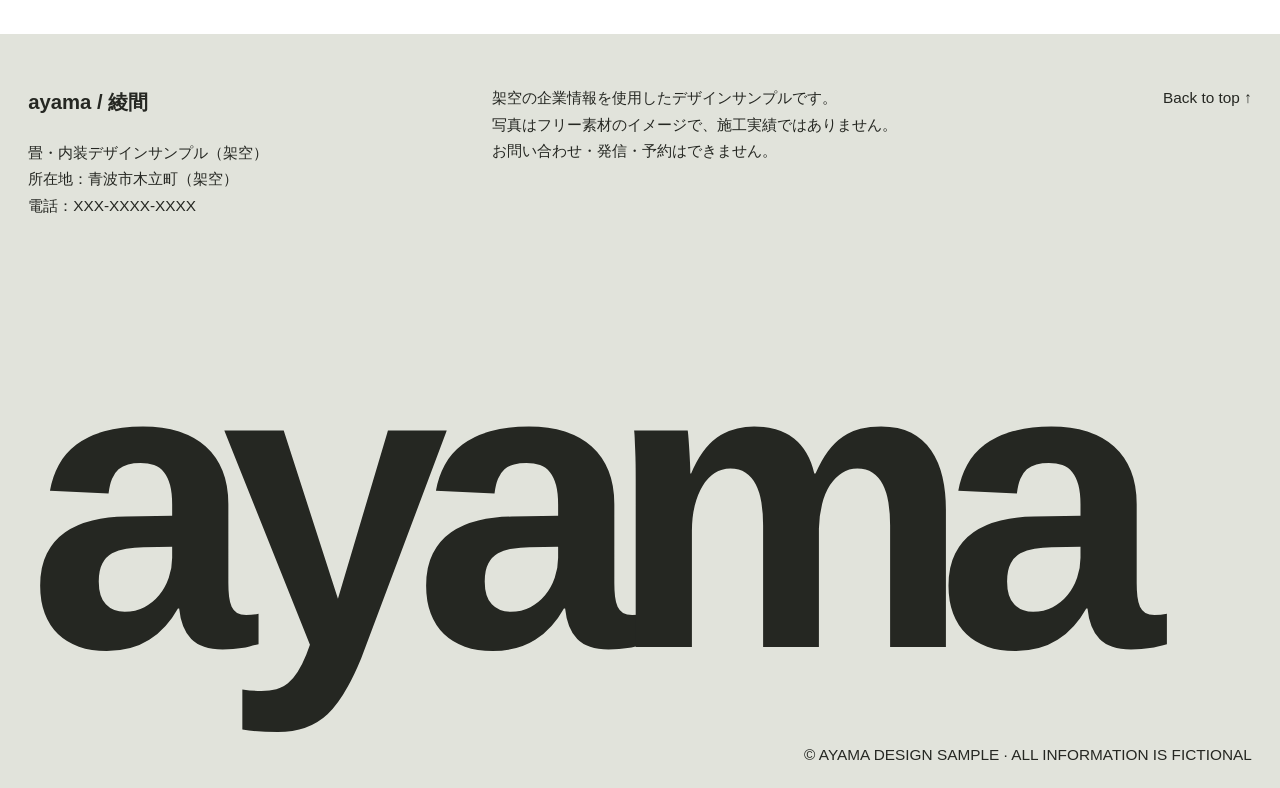
<file: detail-3.html>
<!doctype html><html lang="ja"><head><meta charset="utf-8"><meta name="viewport" content="width=device-width,initial-scale=1"><meta name="robots" content="noindex,nofollow,noarchive"><title>ayama — 畳と内装のデザインサンプル</title><meta name="description" content="畳・内装の架空デザインサンプル。写真・文章はイメージです。"><link rel="icon" href="assets/icon.svg"><link rel="stylesheet" href="style.css?v=1.1"></head><body class="detail-page" id="top"><header class="detail-header"><a href="index.html">ayama</a><a href="index.html#works">作品一覧へ ↗</a></header><main class="detail-content"><p class="eyebrow">SPACE STUDY / 03 — 架空サンプル</p><h1>畳から、日常を整える。</h1><img class="detail-main" src="assets/tatami.jpg" alt="畳から、日常を整える。 素材イメージ"><div class="detail-copy"><h2>A room to gather</h2><p>床に近い暮らしの心地よさを、今の住まいに。家族や友人が自然と集まる部屋を考えます。</p><p class="small">種別：畳のある空間<br>考え方：集う・くつろぐ<br>写真はフリー素材で、施工実績ではありません。</p></div><a class="pill" href="detail-4.html">Next Space ↗</a></main><footer id="studio"><div class="footer-top"><div><p>ayama / 綾間</p><p class="small">畳・内装デザインサンプル（架空）<br>所在地：青波市木立町（架空）<br>電話：XXX-XXXX-XXXX</p></div><p class="small">架空の企業情報を使用したデザインサンプルです。<br>写真はフリー素材のイメージで、施工実績ではありません。<br>お問い合わせ・発信・予約はできません。</p><a href="#top">Back to top ↑</a></div><a class="footer-word" href="#top" aria-label="ページの先頭へ">ayama</a><p class="copyright">© AYAMA DESIGN SAMPLE · ALL INFORMATION IS FICTIONAL</p></footer></body></html>
</file>
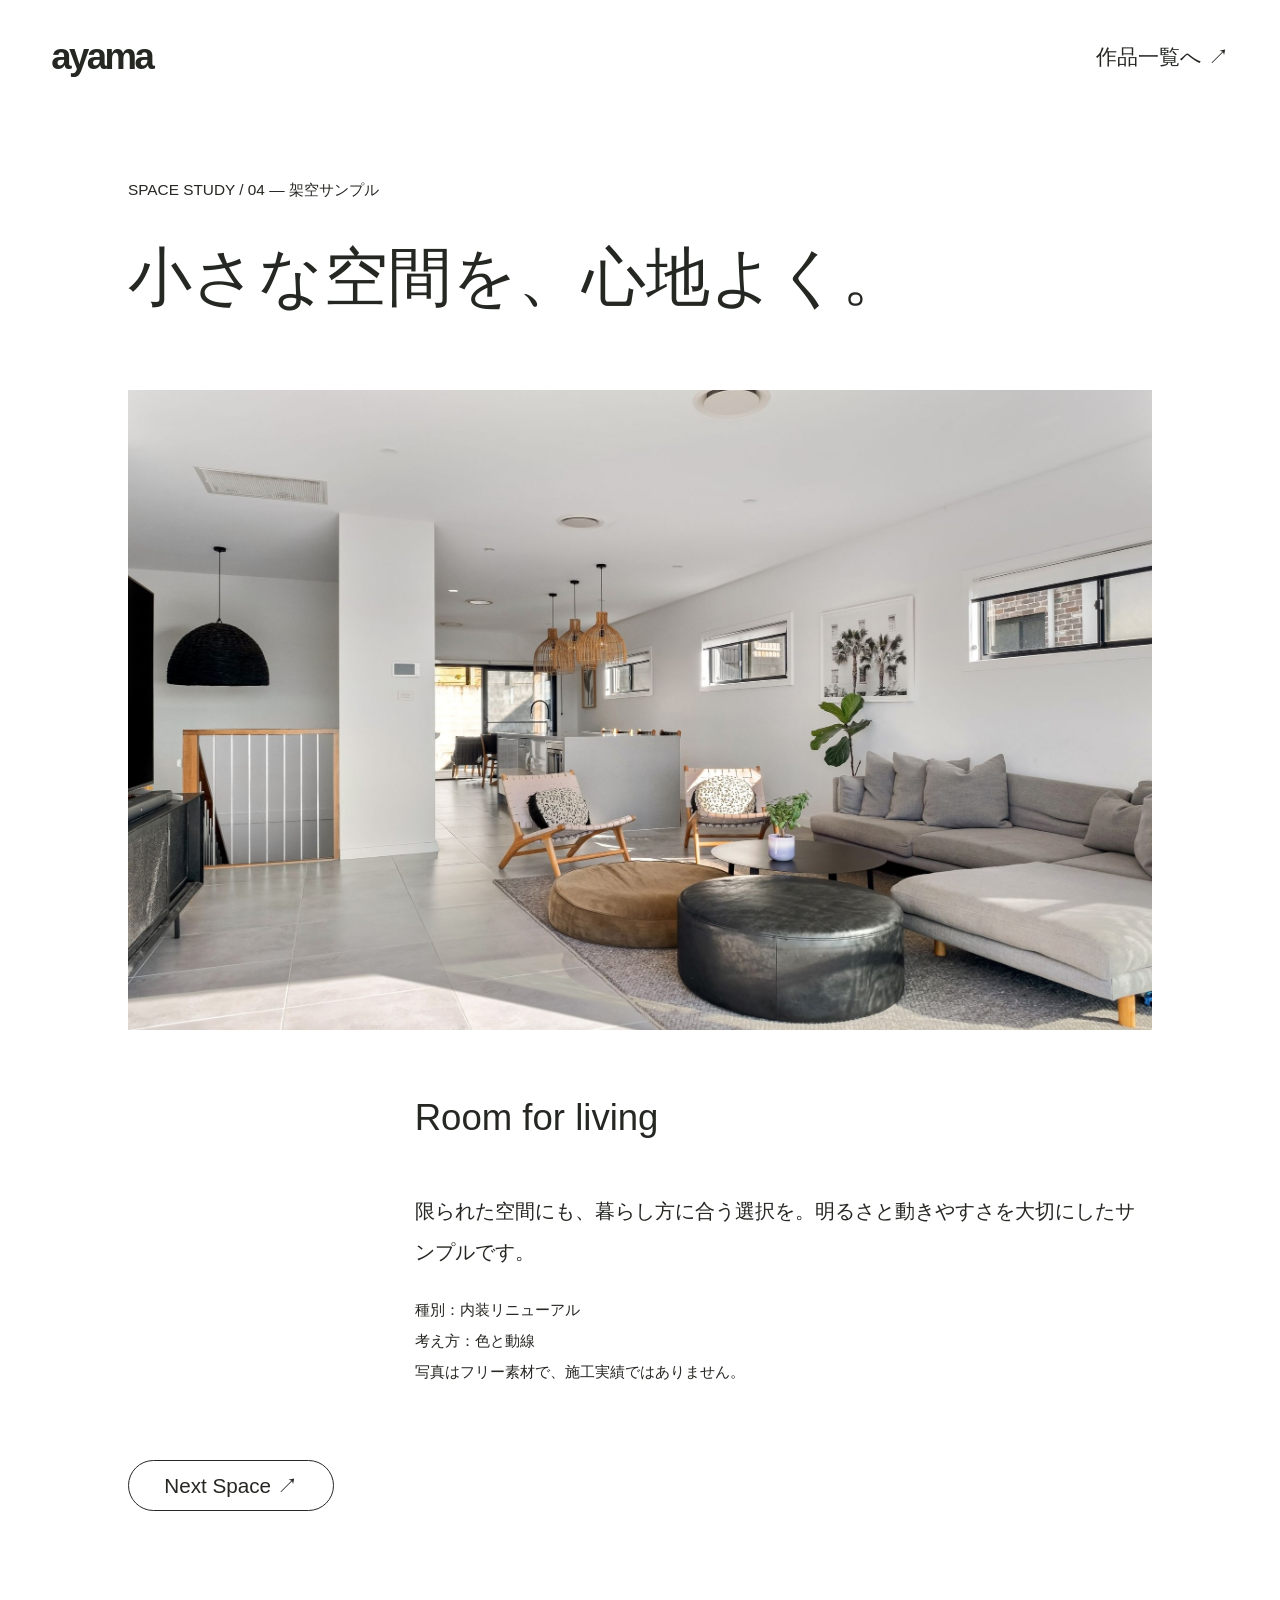
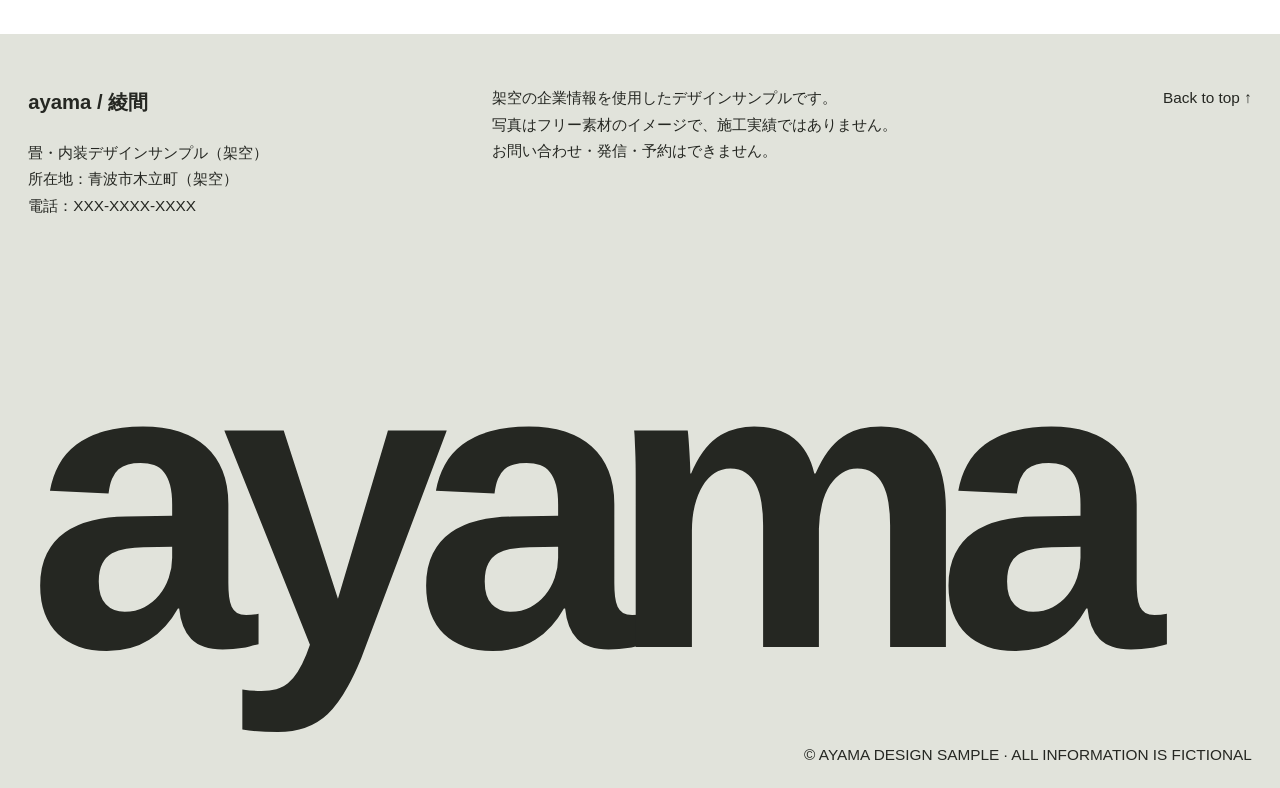
<file: detail-4.html>
<!doctype html><html lang="ja"><head><meta charset="utf-8"><meta name="viewport" content="width=device-width,initial-scale=1"><meta name="robots" content="noindex,nofollow,noarchive"><title>ayama — 畳と内装のデザインサンプル</title><meta name="description" content="畳・内装の架空デザインサンプル。写真・文章はイメージです。"><link rel="icon" href="assets/icon.svg"><link rel="stylesheet" href="style.css?v=1.1"></head><body class="detail-page" id="top"><header class="detail-header"><a href="index.html">ayama</a><a href="index.html#works">作品一覧へ ↗</a></header><main class="detail-content"><p class="eyebrow">SPACE STUDY / 04 — 架空サンプル</p><h1>小さな空間を、心地よく。</h1><img class="detail-main" src="assets/room.jpg" alt="小さな空間を、心地よく。 素材イメージ"><div class="detail-copy"><h2>Room for living</h2><p>限られた空間にも、暮らし方に合う選択を。明るさと動きやすさを大切にしたサンプルです。</p><p class="small">種別：内装リニューアル<br>考え方：色と動線<br>写真はフリー素材で、施工実績ではありません。</p></div><a class="pill" href="detail-5.html">Next Space ↗</a></main><footer id="studio"><div class="footer-top"><div><p>ayama / 綾間</p><p class="small">畳・内装デザインサンプル（架空）<br>所在地：青波市木立町（架空）<br>電話：XXX-XXXX-XXXX</p></div><p class="small">架空の企業情報を使用したデザインサンプルです。<br>写真はフリー素材のイメージで、施工実績ではありません。<br>お問い合わせ・発信・予約はできません。</p><a href="#top">Back to top ↑</a></div><a class="footer-word" href="#top" aria-label="ページの先頭へ">ayama</a><p class="copyright">© AYAMA DESIGN SAMPLE · ALL INFORMATION IS FICTIONAL</p></footer></body></html>
</file>
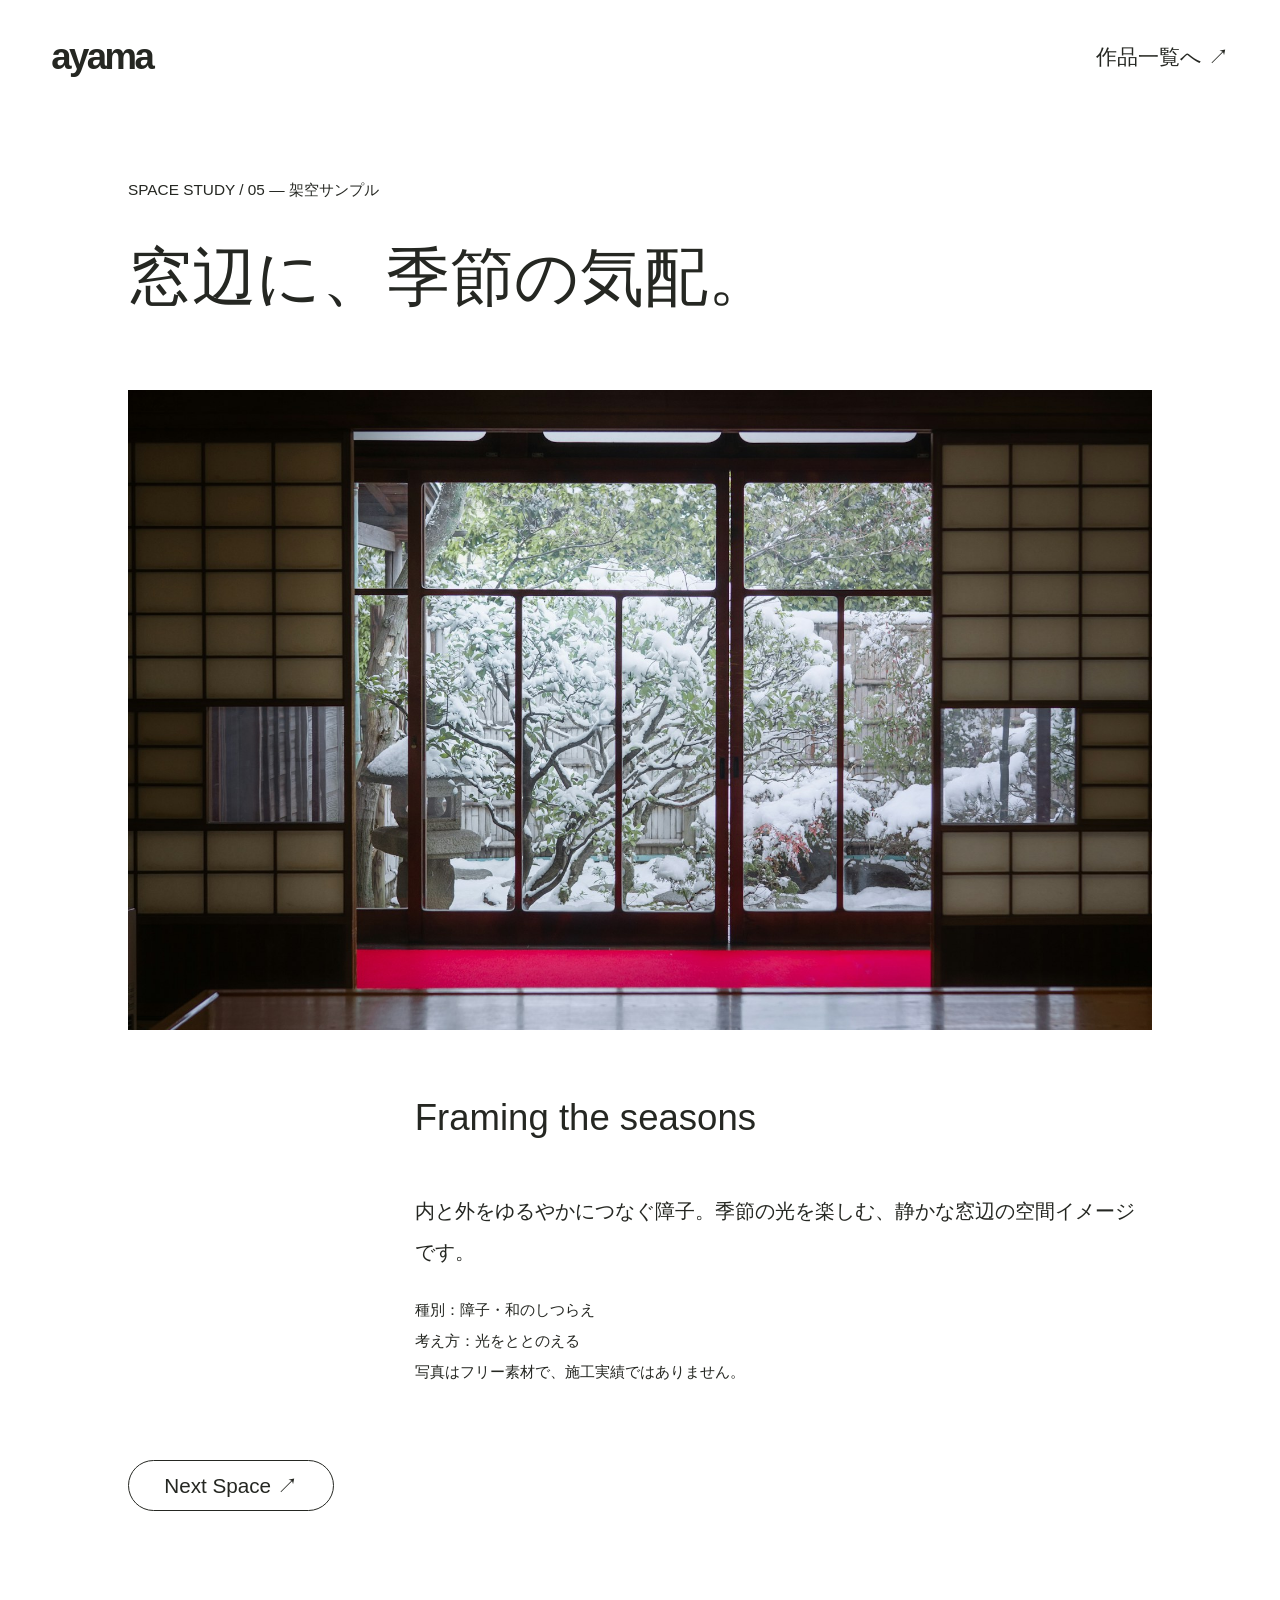
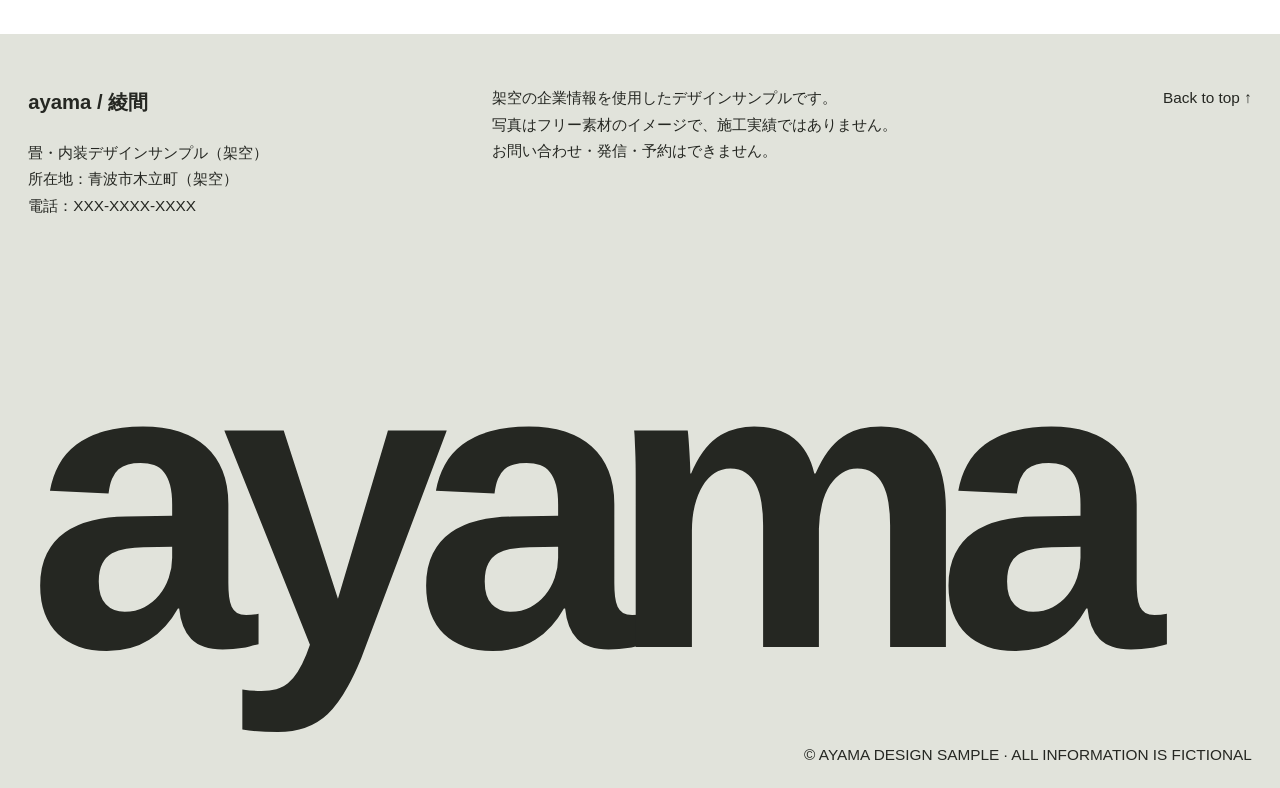
<file: detail-5.html>
<!doctype html><html lang="ja"><head><meta charset="utf-8"><meta name="viewport" content="width=device-width,initial-scale=1"><meta name="robots" content="noindex,nofollow,noarchive"><title>ayama — 畳と内装のデザインサンプル</title><meta name="description" content="畳・内装の架空デザインサンプル。写真・文章はイメージです。"><link rel="icon" href="assets/icon.svg"><link rel="stylesheet" href="style.css?v=1.1"></head><body class="detail-page" id="top"><header class="detail-header"><a href="index.html">ayama</a><a href="index.html#works">作品一覧へ ↗</a></header><main class="detail-content"><p class="eyebrow">SPACE STUDY / 05 — 架空サンプル</p><h1>窓辺に、季節の気配。</h1><img class="detail-main" src="assets/shoji.jpg" alt="窓辺に、季節の気配。 素材イメージ"><div class="detail-copy"><h2>Framing the seasons</h2><p>内と外をゆるやかにつなぐ障子。季節の光を楽しむ、静かな窓辺の空間イメージです。</p><p class="small">種別：障子・和のしつらえ<br>考え方：光をととのえる<br>写真はフリー素材で、施工実績ではありません。</p></div><a class="pill" href="detail-6.html">Next Space ↗</a></main><footer id="studio"><div class="footer-top"><div><p>ayama / 綾間</p><p class="small">畳・内装デザインサンプル（架空）<br>所在地：青波市木立町（架空）<br>電話：XXX-XXXX-XXXX</p></div><p class="small">架空の企業情報を使用したデザインサンプルです。<br>写真はフリー素材のイメージで、施工実績ではありません。<br>お問い合わせ・発信・予約はできません。</p><a href="#top">Back to top ↑</a></div><a class="footer-word" href="#top" aria-label="ページの先頭へ">ayama</a><p class="copyright">© AYAMA DESIGN SAMPLE · ALL INFORMATION IS FICTIONAL</p></footer></body></html>
</file>
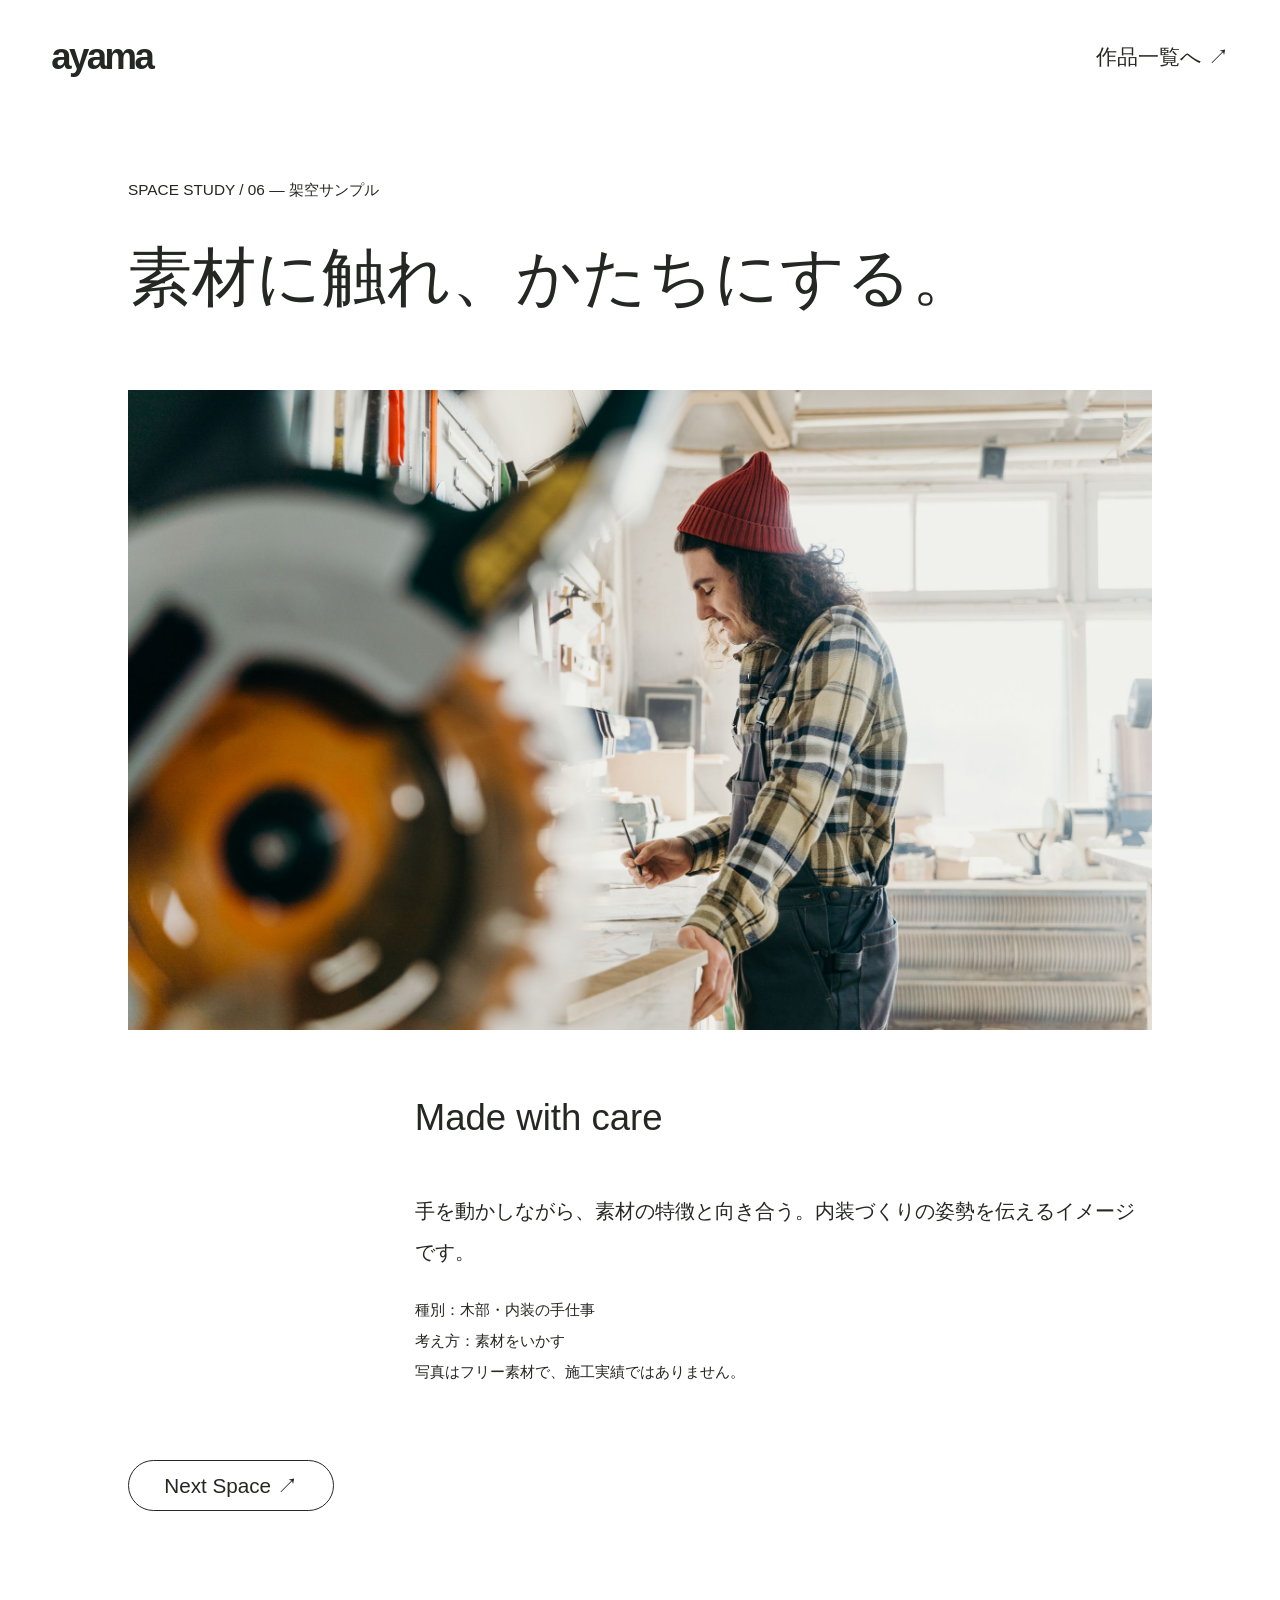
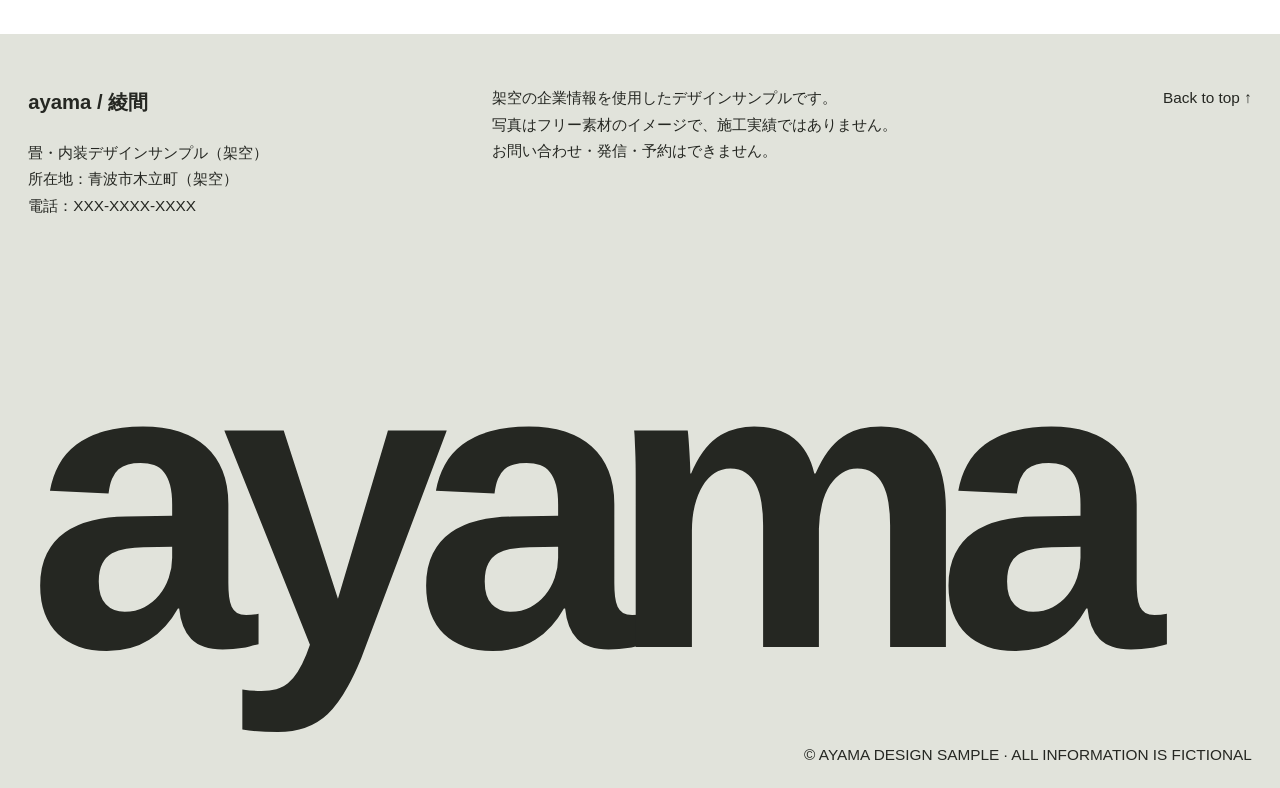
<file: detail-6.html>
<!doctype html><html lang="ja"><head><meta charset="utf-8"><meta name="viewport" content="width=device-width,initial-scale=1"><meta name="robots" content="noindex,nofollow,noarchive"><title>ayama — 畳と内装のデザインサンプル</title><meta name="description" content="畳・内装の架空デザインサンプル。写真・文章はイメージです。"><link rel="icon" href="assets/icon.svg"><link rel="stylesheet" href="style.css?v=1.1"></head><body class="detail-page" id="top"><header class="detail-header"><a href="index.html">ayama</a><a href="index.html#works">作品一覧へ ↗</a></header><main class="detail-content"><p class="eyebrow">SPACE STUDY / 06 — 架空サンプル</p><h1>素材に触れ、かたちにする。</h1><img class="detail-main" src="assets/craft.jpg" alt="素材に触れ、かたちにする。 素材イメージ"><div class="detail-copy"><h2>Made with care</h2><p>手を動かしながら、素材の特徴と向き合う。内装づくりの姿勢を伝えるイメージです。</p><p class="small">種別：木部・内装の手仕事<br>考え方：素材をいかす<br>写真はフリー素材で、施工実績ではありません。</p></div><a class="pill" href="detail-1.html">Next Space ↗</a></main><footer id="studio"><div class="footer-top"><div><p>ayama / 綾間</p><p class="small">畳・内装デザインサンプル（架空）<br>所在地：青波市木立町（架空）<br>電話：XXX-XXXX-XXXX</p></div><p class="small">架空の企業情報を使用したデザインサンプルです。<br>写真はフリー素材のイメージで、施工実績ではありません。<br>お問い合わせ・発信・予約はできません。</p><a href="#top">Back to top ↑</a></div><a class="footer-word" href="#top" aria-label="ページの先頭へ">ayama</a><p class="copyright">© AYAMA DESIGN SAMPLE · ALL INFORMATION IS FICTIONAL</p></footer></body></html>
</file>
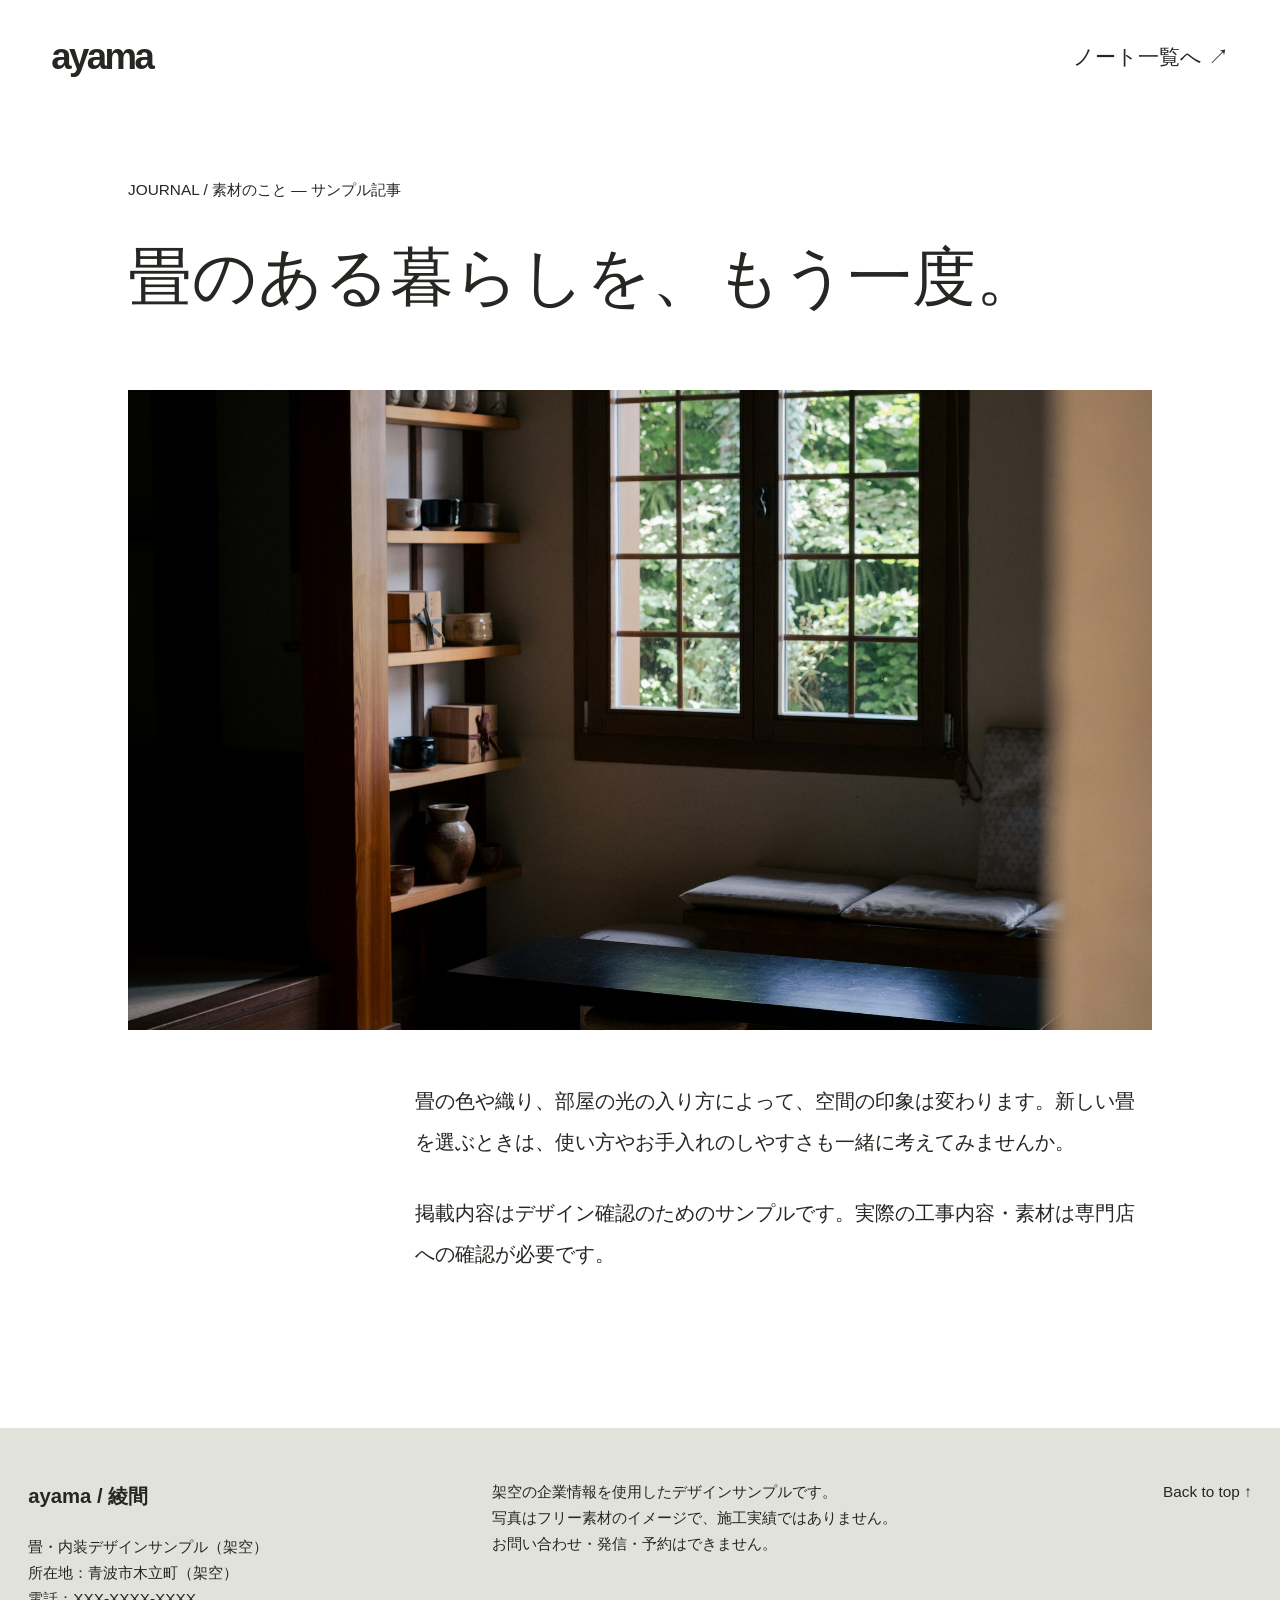
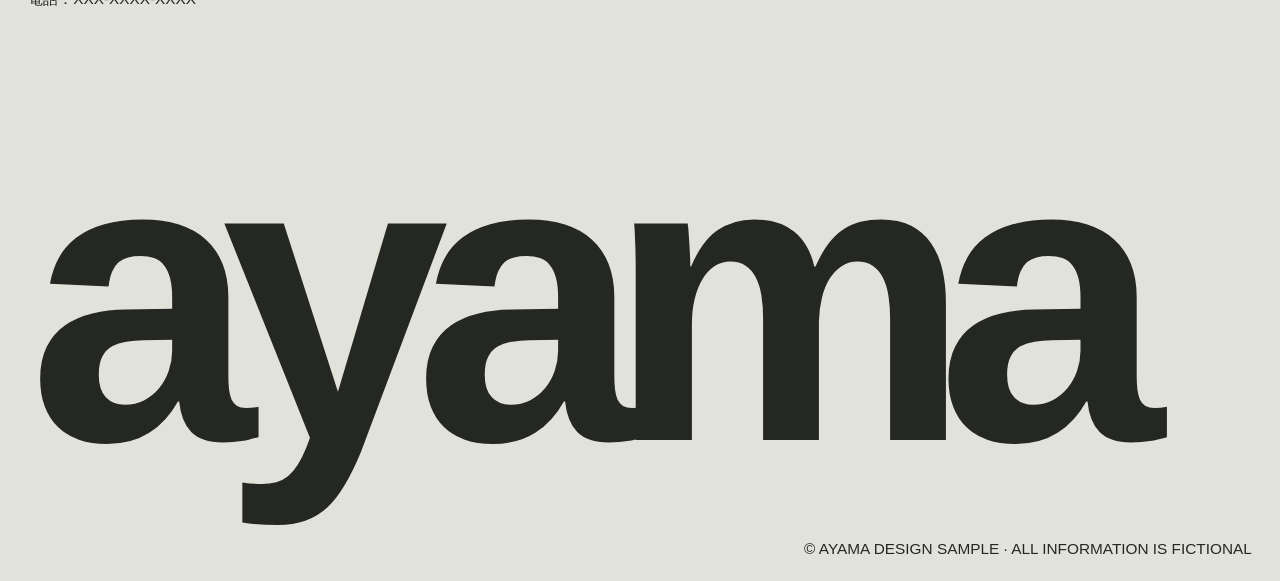
<file: journal-1.html>
<!doctype html><html lang="ja"><head><meta charset="utf-8"><meta name="viewport" content="width=device-width,initial-scale=1"><meta name="robots" content="noindex,nofollow,noarchive"><title>ayama — 畳と内装のデザインサンプル</title><meta name="description" content="畳・内装の架空デザインサンプル。写真・文章はイメージです。"><link rel="icon" href="assets/icon.svg"><link rel="stylesheet" href="style.css?v=1.1"></head><body class="detail-page" id="top"><header class="detail-header"><a href="index.html">ayama</a><a href="index.html#journal">ノート一覧へ ↗</a></header><main class="detail-content"><p class="eyebrow">JOURNAL / 素材のこと — サンプル記事</p><h1>畳のある暮らしを、もう一度。</h1><img class="detail-main" src="assets/tatami.jpg" alt="素材イメージ"><div class="detail-copy"><p>畳の色や織り、部屋の光の入り方によって、空間の印象は変わります。新しい畳を選ぶときは、使い方やお手入れのしやすさも一緒に考えてみませんか。</p><p>掲載内容はデザイン確認のためのサンプルです。実際の工事内容・素材は専門店への確認が必要です。</p></div></main><footer id="studio"><div class="footer-top"><div><p>ayama / 綾間</p><p class="small">畳・内装デザインサンプル（架空）<br>所在地：青波市木立町（架空）<br>電話：XXX-XXXX-XXXX</p></div><p class="small">架空の企業情報を使用したデザインサンプルです。<br>写真はフリー素材のイメージで、施工実績ではありません。<br>お問い合わせ・発信・予約はできません。</p><a href="#top">Back to top ↑</a></div><a class="footer-word" href="#top" aria-label="ページの先頭へ">ayama</a><p class="copyright">© AYAMA DESIGN SAMPLE · ALL INFORMATION IS FICTIONAL</p></footer></body></html>
</file>
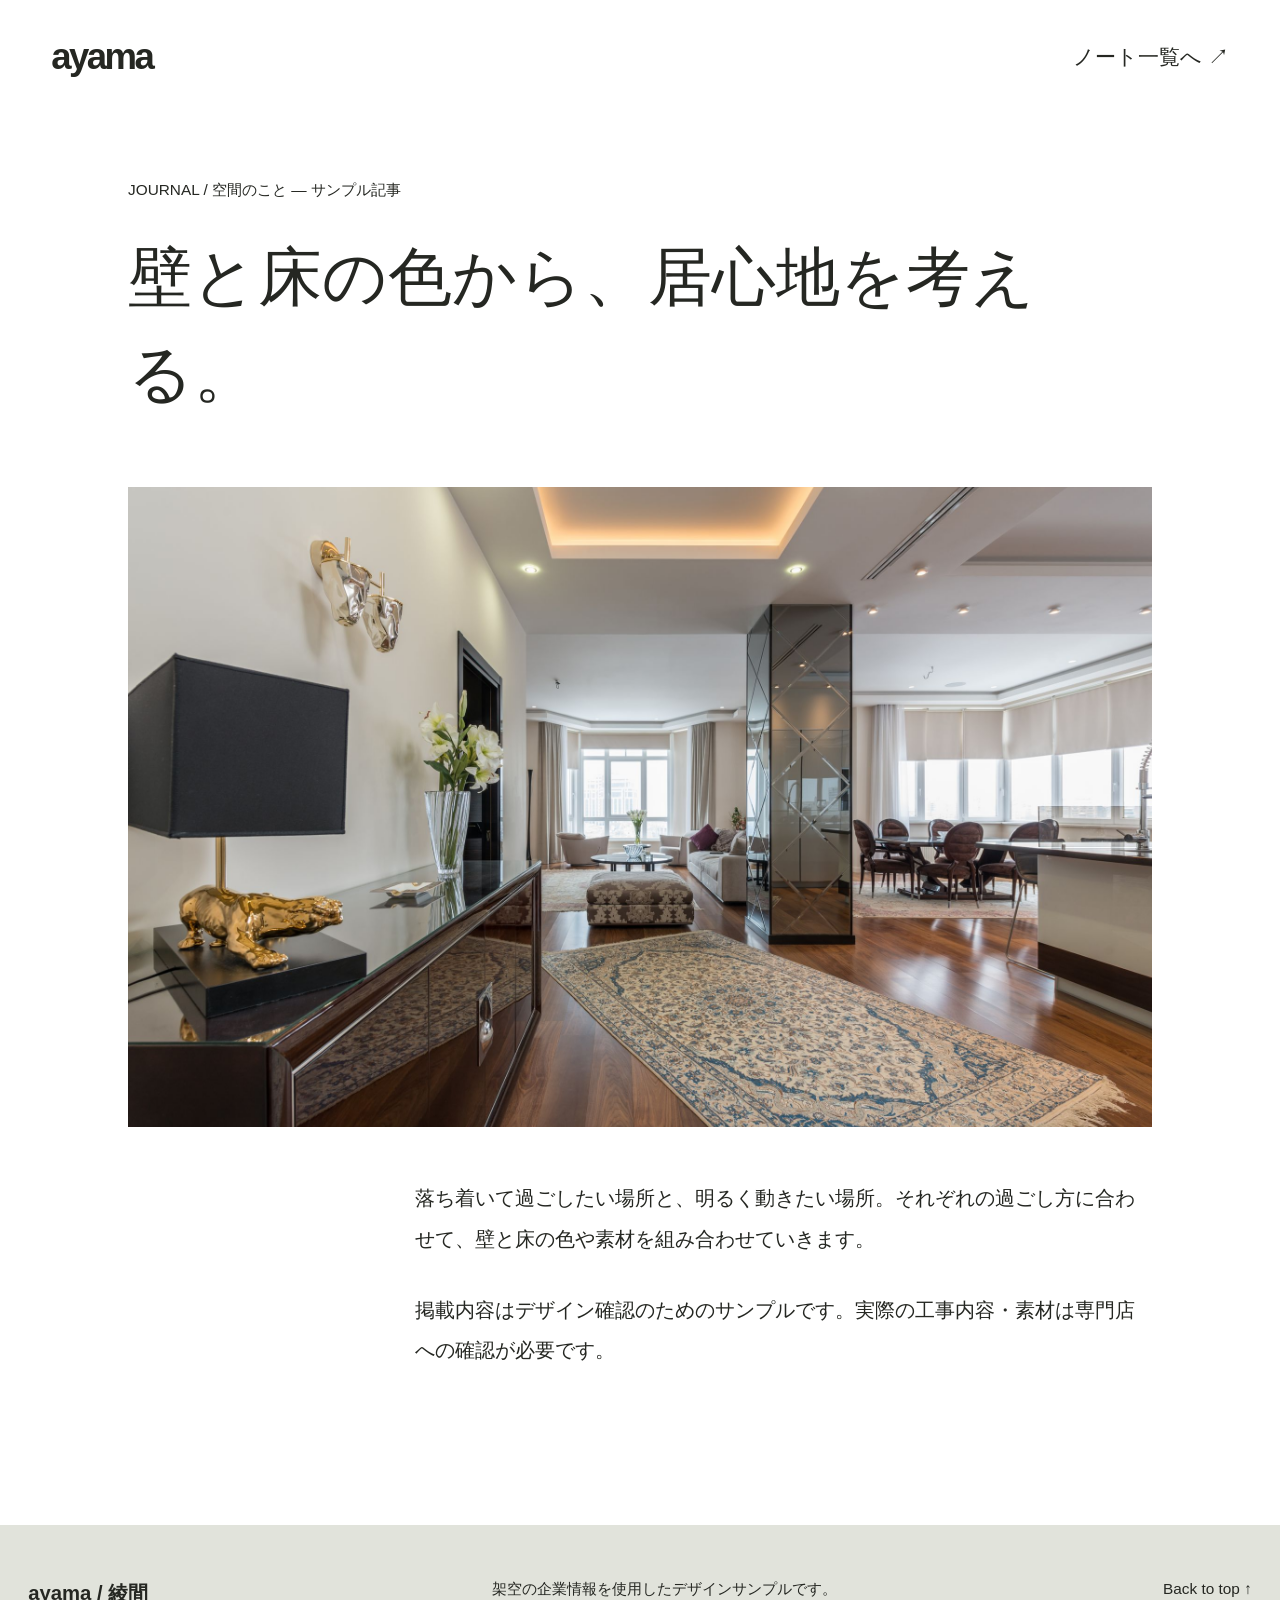
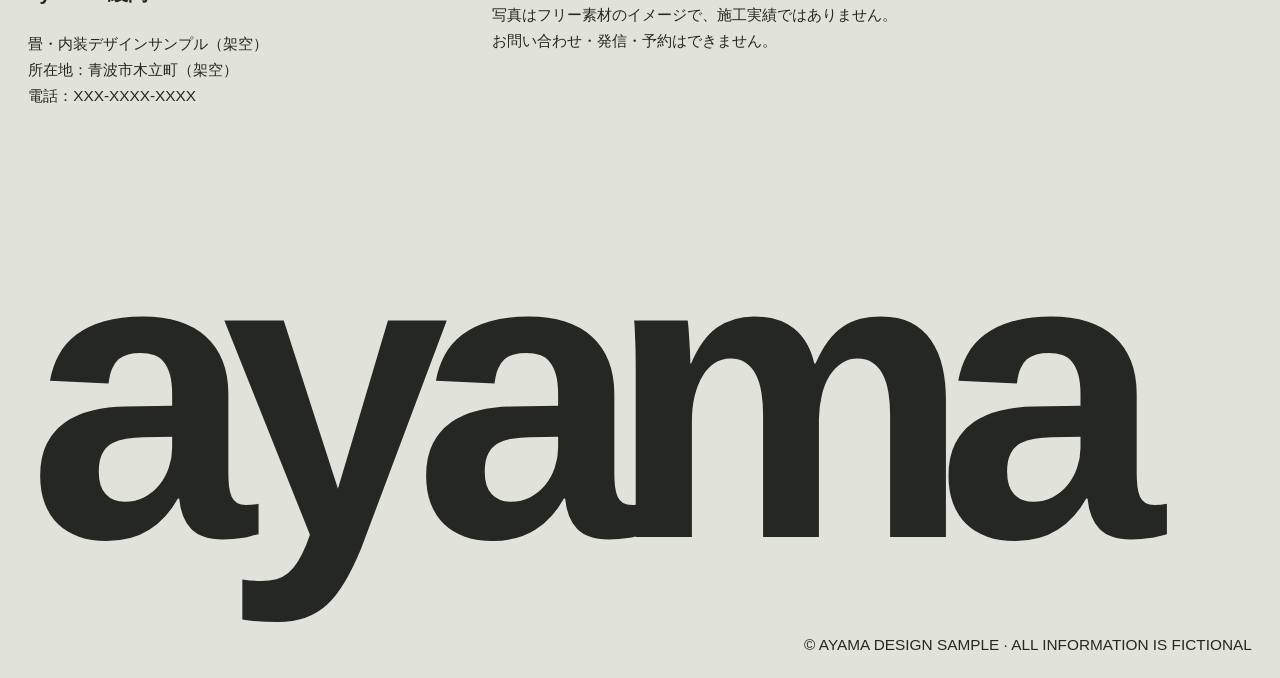
<file: journal-2.html>
<!doctype html><html lang="ja"><head><meta charset="utf-8"><meta name="viewport" content="width=device-width,initial-scale=1"><meta name="robots" content="noindex,nofollow,noarchive"><title>ayama — 畳と内装のデザインサンプル</title><meta name="description" content="畳・内装の架空デザインサンプル。写真・文章はイメージです。"><link rel="icon" href="assets/icon.svg"><link rel="stylesheet" href="style.css?v=1.1"></head><body class="detail-page" id="top"><header class="detail-header"><a href="index.html">ayama</a><a href="index.html#journal">ノート一覧へ ↗</a></header><main class="detail-content"><p class="eyebrow">JOURNAL / 空間のこと — サンプル記事</p><h1>壁と床の色から、居心地を考える。</h1><img class="detail-main" src="assets/living.jpg" alt="素材イメージ"><div class="detail-copy"><p>落ち着いて過ごしたい場所と、明るく動きたい場所。それぞれの過ごし方に合わせて、壁と床の色や素材を組み合わせていきます。</p><p>掲載内容はデザイン確認のためのサンプルです。実際の工事内容・素材は専門店への確認が必要です。</p></div></main><footer id="studio"><div class="footer-top"><div><p>ayama / 綾間</p><p class="small">畳・内装デザインサンプル（架空）<br>所在地：青波市木立町（架空）<br>電話：XXX-XXXX-XXXX</p></div><p class="small">架空の企業情報を使用したデザインサンプルです。<br>写真はフリー素材のイメージで、施工実績ではありません。<br>お問い合わせ・発信・予約はできません。</p><a href="#top">Back to top ↑</a></div><a class="footer-word" href="#top" aria-label="ページの先頭へ">ayama</a><p class="copyright">© AYAMA DESIGN SAMPLE · ALL INFORMATION IS FICTIONAL</p></footer></body></html>
</file>
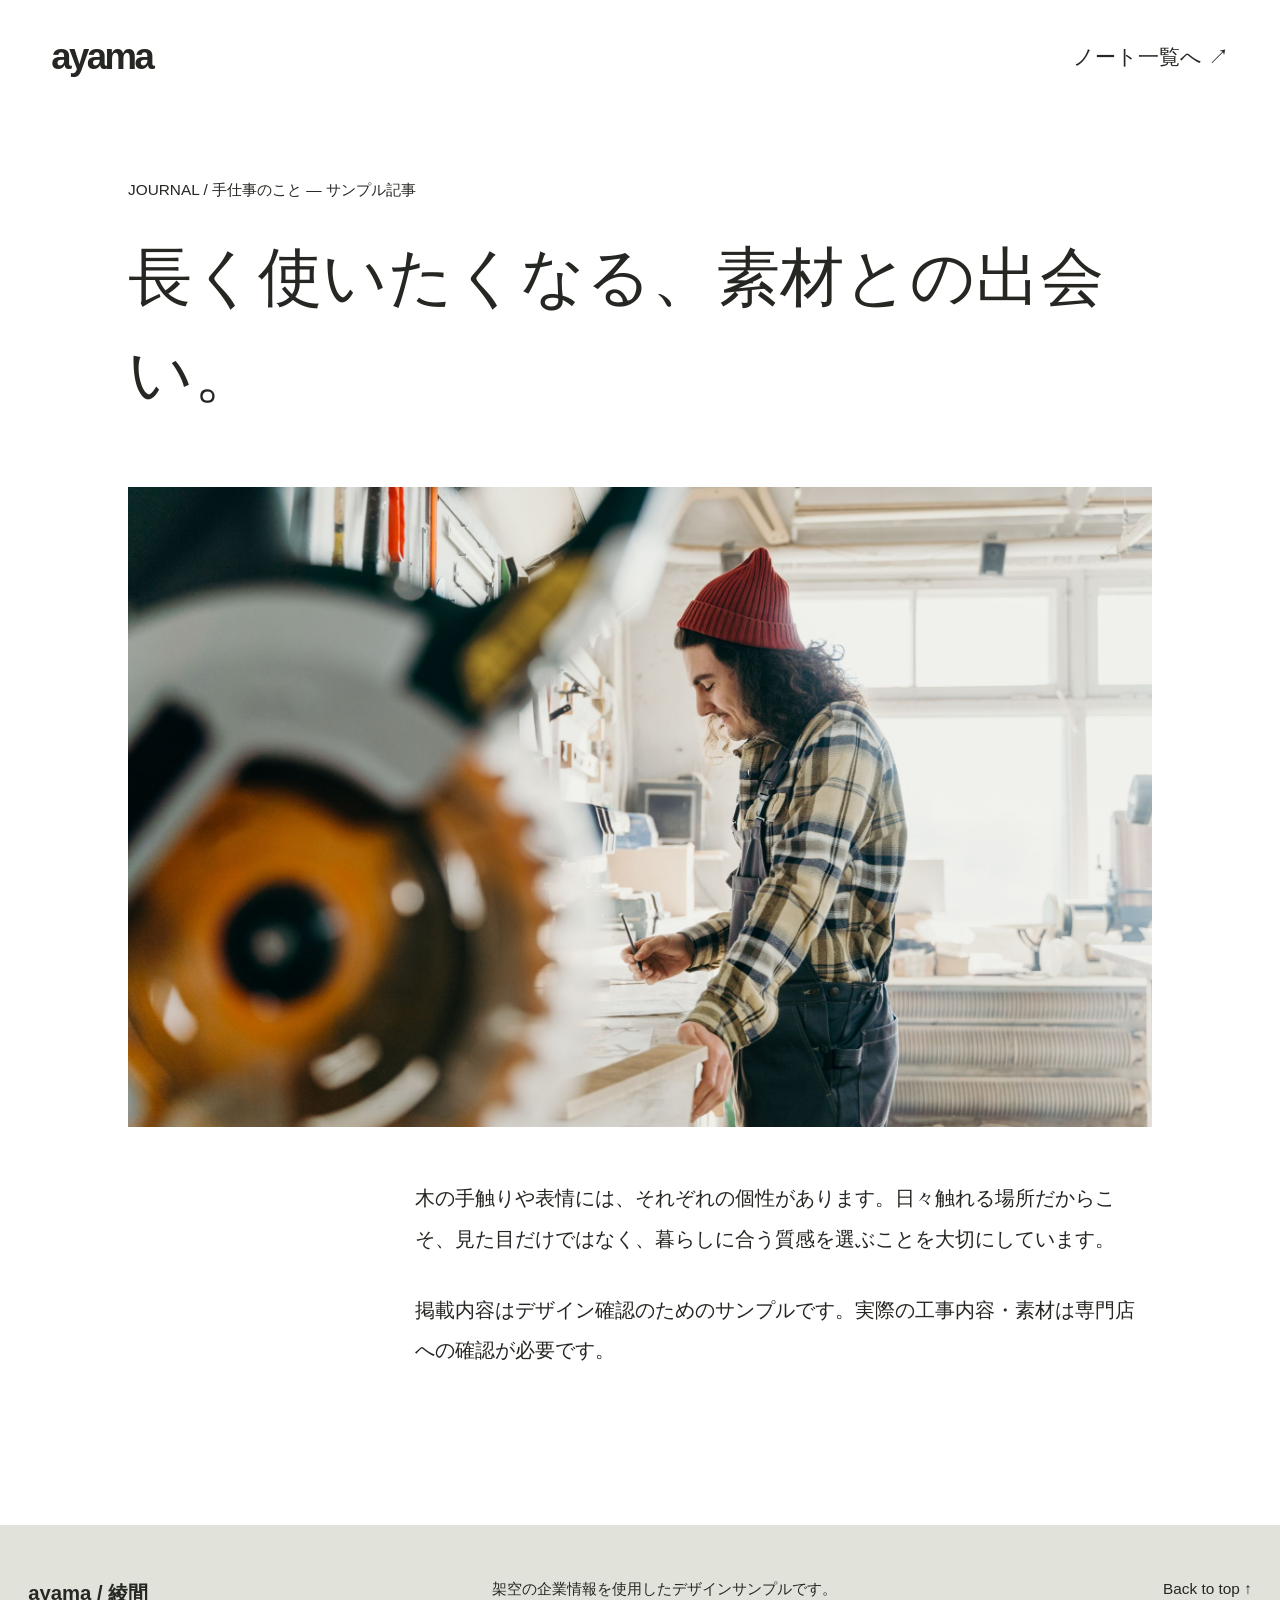
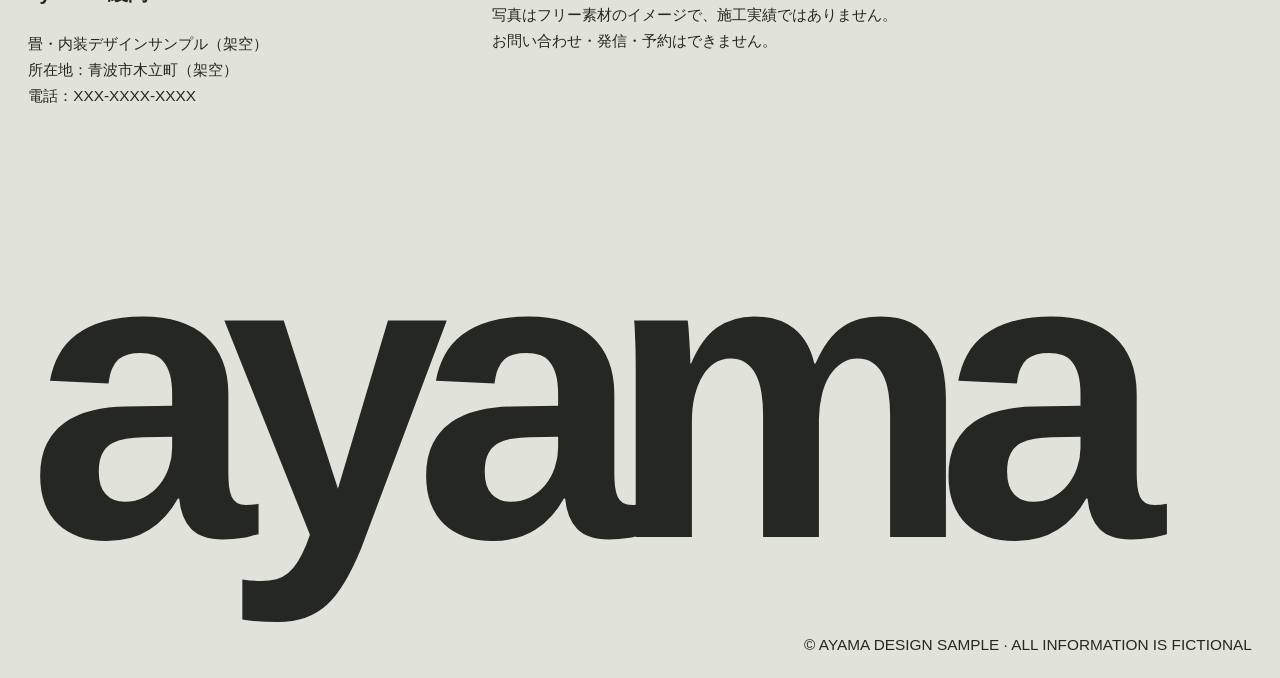
<file: journal-3.html>
<!doctype html><html lang="ja"><head><meta charset="utf-8"><meta name="viewport" content="width=device-width,initial-scale=1"><meta name="robots" content="noindex,nofollow,noarchive"><title>ayama — 畳と内装のデザインサンプル</title><meta name="description" content="畳・内装の架空デザインサンプル。写真・文章はイメージです。"><link rel="icon" href="assets/icon.svg"><link rel="stylesheet" href="style.css?v=1.1"></head><body class="detail-page" id="top"><header class="detail-header"><a href="index.html">ayama</a><a href="index.html#journal">ノート一覧へ ↗</a></header><main class="detail-content"><p class="eyebrow">JOURNAL / 手仕事のこと — サンプル記事</p><h1>長く使いたくなる、素材との出会い。</h1><img class="detail-main" src="assets/craft.jpg" alt="素材イメージ"><div class="detail-copy"><p>木の手触りや表情には、それぞれの個性があります。日々触れる場所だからこそ、見た目だけではなく、暮らしに合う質感を選ぶことを大切にしています。</p><p>掲載内容はデザイン確認のためのサンプルです。実際の工事内容・素材は専門店への確認が必要です。</p></div></main><footer id="studio"><div class="footer-top"><div><p>ayama / 綾間</p><p class="small">畳・内装デザインサンプル（架空）<br>所在地：青波市木立町（架空）<br>電話：XXX-XXXX-XXXX</p></div><p class="small">架空の企業情報を使用したデザインサンプルです。<br>写真はフリー素材のイメージで、施工実績ではありません。<br>お問い合わせ・発信・予約はできません。</p><a href="#top">Back to top ↑</a></div><a class="footer-word" href="#top" aria-label="ページの先頭へ">ayama</a><p class="copyright">© AYAMA DESIGN SAMPLE · ALL INFORMATION IS FICTIONAL</p></footer></body></html>
</file>
<file: style.css>
@charset "UTF-8";
:root{--ink:#252722;--paper:#fff;--sage:#e1e3db;--body:clamp(18px,calc(12px + .65vw),31px);--small:clamp(14px,calc(10px + .42vw),23px);--nav:clamp(18px,calc(12px + .68vw),32px);--heading:clamp(30px,calc(18px + 1.45vw),60px);--large:clamp(46px,calc(26px + 3vw),110px);--ease:cubic-bezier(.6,.08,.02,.99)}
*{box-sizing:border-box}html{scroll-behavior:smooth;scroll-padding-top:7rem}body{margin:0;background:var(--paper);color:var(--ink);font-family:Arial,"Noto Sans JP","Yu Gothic",Meiryo,sans-serif;font-size:var(--body);line-height:1.7;overflow-x:clip}button,input{font:inherit;color:inherit}button,a{-webkit-tap-highlight-color:transparent}button{cursor:pointer}a{color:inherit;text-decoration:none}a:hover{text-decoration-thickness:1px}img{display:block;width:100%;height:100%;object-fit:cover}h1,h2,h3,p{margin:0}h1,h2,h3{font-weight:500}button{border:0;background:transparent}a:focus-visible,button:focus-visible{outline:3px solid #af8124;outline-offset:6px}.small,.muted,.tags,.eyebrow{font-size:var(--small)}.muted{color:#73786d}.opening{display:none}.header{position:absolute;z-index:20;top:0;left:0;width:100%;display:flex;align-items:center;gap:1.8vw;padding:1.6vw 2.2vw;color:#fff;font-size:var(--nav);line-height:1.2}.menu-trigger{display:flex;flex-direction:column;align-items:center;justify-content:center;gap:6px;min-width:48px;min-height:52px}.menu-trigger>span:not(.menu-label){width:27px;height:1px;background:currentColor}.menu-label{font-size:clamp(11px,calc(8px + .25vw),16px);letter-spacing:.07em}.header nav{display:flex;gap:1.4vw;margin:auto}.header-contact{border-bottom:1px solid currentColor;padding:.25em 0}.small-brand{font-size:clamp(23px,calc(16px + 1vw),45px);font-weight:700;letter-spacing:-.07em;display:none}.small-brand span{font-size:var(--small);margin-left:.7em;letter-spacing:0}.header.scrolled{position:fixed;background:rgba(255,255,255,.95);color:var(--ink);padding-block:.7vw}.header.scrolled .small-brand{display:block}.header.scrolled nav{margin-left:auto}.showcase{position:relative}.hero-track{position:relative;height:165svh;min-height:1000px}.hero-sticky{position:sticky;top:0;height:100svh;display:grid;place-items:center;overflow:hidden}.hero-frame{position:relative;width:100%;height:100%;overflow:hidden;background:#c4c8bc}.slide{position:absolute;inset:0;visibility:hidden;overflow:hidden}.slide.active{visibility:visible}.slide-inner{height:100%;width:100%}.hero-shade{position:absolute;inset:0;background:linear-gradient(#0003,transparent 35%,#0003);pointer-events:none}.hero-caption{position:absolute;left:2.2vw;right:2.2vw;top:46%;display:grid;grid-template-columns:auto 1fr auto;gap:1.5em;align-items:center;color:white;font-size:var(--nav);line-height:1.5}.hero-title{font-weight:600;letter-spacing:.06em}.hero-detail{border-top:1px solid #fff9;padding-top:.6em}.hero-controls{position:absolute;right:2.2vw;bottom:2vw;display:flex;gap:.4em;color:white;z-index:3}.hero-controls button{width:2.2em;height:2.2em;border:1px solid #fff7;border-radius:50%;font-size:var(--nav);background:#0002}.progress{position:absolute;top:calc(46% - 16px);left:2.2vw;right:2.2vw;height:1px;background:#ffffff50}.progress i{height:1px;background:white;display:block;width:100%;transform-origin:left}.showcase-brand{position:fixed;bottom:.01em;left:2vw;z-index:4;font-size:clamp(86px,12.5vw,360px);font-weight:700;line-height:1;letter-spacing:-.09em;pointer-events:none;color:white}.showcase-brand span{display:block;font-size:var(--small);font-weight:400;letter-spacing:.12em;margin-top:.7em;padding-left:.6em}.first-caption{position:absolute;bottom:0;left:10%;right:10%}.work-caption{display:grid;grid-template-columns:1.3fr 1fr 1fr;gap:3vw;padding-top:1.3vw;margin-left:30%;line-height:1.5}.work-caption h2{font-size:var(--body);font-weight:500}.work-caption p{font-size:var(--small)}.work-caption .tags{text-align:right;text-decoration:underline;text-underline-offset:4px}.first-caption.work-caption{margin-left:0;padding-left:29%}.works-list{width:80%;margin:4vw auto 0}.work{margin:0 0 8vw}.work-image{position:relative;display:block;aspect-ratio:1.78;overflow:hidden;background:var(--sage)}.work-image img{transition:transform 1s var(--ease)}.work-image:hover img{transform:scale(1.035)}.see-detail{position:absolute;top:50%;left:50%;transform:translate(-50%,-50%);color:#fff;border:1px solid #fff8;background:#0003;padding:.35em 1em;border-radius:2em;opacity:0;transition:opacity .3s;font-size:var(--nav)}.work-image:hover .see-detail,.work-image:focus-visible .see-detail{opacity:1}.work-end{text-align:center;padding:6vw 4vw 10vw}.pill{display:inline-block;border:1px solid currentColor;border-radius:2em;padding:.35em 1.7em;margin:1em 0;font-size:var(--nav);transition:background .3s,color .3s}.pill:hover{background:var(--ink);color:white}.about{display:grid;grid-template-columns:1fr 1fr;background:var(--sage)}.about-copy{padding:5vw 7vw 6vw 10vw}.about-copy h2{font-size:var(--body);margin-bottom:3vw}.about-lead{font-size:var(--heading);line-height:1.7;margin-bottom:2vw}.about-copy>p:not(.about-lead){line-height:2}.about-small{width:60%;aspect-ratio:2/3;height:auto;margin:3vw auto}.about-copy .pill{display:table;margin:1em auto}.about-photo{overflow:hidden;min-height:60vw}.about-photo img{height:115%;margin-top:-7%;object-position:45% center}.journal{padding:8vw 2.2vw 9vw;display:grid;grid-template-columns:30% 70%;gap:0}.section-title h2{font-size:var(--heading);line-height:1.2;margin-bottom:1em}.section-title p{font-size:var(--small)}.journal-row{border-top:1px solid #c9cdc3;padding:2vw 0;display:grid;grid-template-columns:22% 1fr 24% 3%;gap:2%;align-items:start;min-height:15vw}.journal-row:last-child{border-bottom:1px solid #c9cdc3}.journal-meta{font-size:var(--small);line-height:1.5}.journal-row h3{font-size:var(--body);line-height:1.7}.journal-row img{aspect-ratio:1;height:auto}.row-arrow{font-size:var(--nav)}.contact{position:relative;min-height:100svh;display:grid;align-items:center;overflow:hidden}.contact>img{position:absolute;inset:0;filter:brightness(.56);height:120%;top:-10%}.contact-inner{position:relative;color:white;padding:5vw 10vw;z-index:1}.contact h2{font-size:clamp(76px,12vw,350px);letter-spacing:-.065em;font-weight:400;line-height:1.3;margin:.15em 0}.contact h2 span{font-size:clamp(50px,8vw,220px);font-weight:300}.contact-inner>p{font-size:var(--body)}#sample-contact{padding-top:2em;margin-top:2em;border-top:1px solid #fff6}#sample-contact p{font-size:var(--small)}#sample-contact:target{background:#0005;padding:1.5em}footer{background:var(--sage);padding:4vw 2.2vw 1.5vw;overflow:hidden}.footer-top{display:grid;grid-template-columns:1fr 1.5fr auto;gap:4vw}.footer-top>div>p:first-child{font-weight:bold;margin-bottom:1em}.footer-top>a{font-size:var(--small)}.footer-word{font-size:clamp(110px,32vw,850px);font-weight:bold;line-height:1;letter-spacing:-.085em;display:block;margin-top:.2em}.copyright{font-size:var(--small);text-align:right;margin-top:2em}.menu-dialog{border:0;background:var(--sage);color:var(--ink);width:100%;max-width:none;height:100svh;max-height:none;padding:2.2vw;margin:0;overflow:auto}.menu-dialog::backdrop{background:#0006}.menu-top{display:flex;justify-content:space-between;align-items:center}.menu-brand{font-weight:bold;font-size:clamp(32px,calc(22px + 1.8vw),74px);letter-spacing:-.07em}.close-menu{font-size:var(--nav)}.menu-layout{display:grid;grid-template-columns:32% 1fr;padding:3vw 0}.menu-copy{align-self:end;font-size:var(--body);line-height:1.9}.menu-copy p{margin:1em 0 2em}.menu-layout nav{display:flex;flex-direction:column;align-items:start;gap:.12em;font-size:clamp(40px,calc(23px + 2.6vw),96px);line-height:1.35}.menu-layout nav a:hover{opacity:.5}.detail-header{display:flex;justify-content:space-between;align-items:center;padding:2vw 4vw;font-size:var(--nav)}.detail-header>a:first-child{font-size:var(--heading);font-weight:bold;letter-spacing:-.07em}.detail-content{padding:5vw 10vw 8vw}.detail-content h1{font-size:var(--large);line-height:1.5;margin:.4em 0 1em}.detail-main{aspect-ratio:16/10;height:auto}.detail-copy{max-width:42em;margin:4vw auto 4vw 28%;line-height:2}.detail-copy h2{font-size:var(--heading);margin-bottom:1em}.detail-copy p+p{margin-top:1.5em}
@media(max-width:767px){html{scroll-padding-top:90px}.header{padding:14px 18px;font-size:var(--nav)}.header nav{display:none}.header-contact{margin-left:auto}.header.scrolled{padding:10px 18px}.small-brand span{display:none}.hero-track{height:140svh;min-height:0}.hero-caption{left:20px;right:20px;top:43%;grid-template-columns:1fr auto;gap:.8em}.counter{grid-column:1/-1}.hero-title{font-size:var(--body)}.hero-detail{font-size:var(--nav);width:35px;border:0;padding:0}.hero-detail::after{content:'↗';font-size:var(--nav)}.progress{top:calc(43% + 35px);left:20px;right:20px}.hero-controls{right:20px;bottom:22px;font-size:var(--nav)}.showcase-brand{left:18px;bottom:18px;font-size:clamp(95px,23vw,175px)}.showcase-brand span{font-size:var(--small);letter-spacing:.05em}.first-caption{left:5%;right:5%}.first-caption.work-caption{padding-left:0}.work-caption{grid-template-columns:1fr 1fr;gap:12px;margin-left:0;padding-top:16px}.work-caption h2{grid-column:1/-1}.work-caption p{font-size:var(--small)}.works-list{width:90%;margin:40px auto 0}.work{margin-bottom:65px}.work-image{aspect-ratio:1.4}.work-end{padding:20px 20px 75px}.about{grid-template-columns:1fr}.about-copy{padding:45px 7vw}.about-copy h2{margin-bottom:30px}.about-lead{margin-bottom:24px}.about-small{width:55%;margin:35px auto}.about-photo{min-height:0;aspect-ratio:1.1}.journal{padding:70px 5vw;display:block}.section-title{margin-bottom:35px}.section-title h2{margin-bottom:.5em}.journal-row{padding:22px 0;grid-template-columns:1fr 26%;gap:12px;min-height:0}.journal-meta{grid-column:1;grid-row:1}.journal-row h3{grid-column:1;grid-row:2}.journal-row img{grid-column:2;grid-row:1/3}.row-arrow{display:none}.contact{min-height:850px}.contact-inner{padding:60px 6vw}.contact h2{font-size:clamp(65px,18vw,145px);margin:.3em 0}.contact h2 span{font-size:clamp(40px,10vw,80px)}footer{padding:35px 5vw 20px}.footer-top{grid-template-columns:1fr;gap:24px}.footer-word{font-size:clamp(115px,30vw,230px);margin-top:.45em}.copyright{text-align:left;font-size:clamp(11px,calc(8px + .8vw),16px)}.menu-dialog{padding:20px}.menu-layout{display:flex;flex-direction:column-reverse;gap:35px;padding:30px 0}.menu-copy{align-self:start;font-size:var(--body)}.menu-layout nav{font-size:clamp(34px,calc(18px + 4vw),52px)}.menu-copy p{margin-bottom:20px}.detail-header{padding:20px}.detail-content{padding:40px 5vw 60px}.detail-content h1{font-size:clamp(30px,calc(16px + 4.2vw),52px)}.detail-copy{margin:35px 0}.detail-main{aspect-ratio:1.2}}
@media(prefers-reduced-motion:reduce){html{scroll-behavior:auto}*,*::before,*::after{animation-duration:.01ms!important;animation-iteration-count:1!important;transition-duration:.01ms!important}.opening{display:none!important}}
[hidden]{display:none!important}.hero-notice{position:absolute;top:110px;left:2.2vw;right:2.2vw;color:#fff;font-size:var(--small);text-shadow:0 1px 5px #000}.showcase-brand{bottom:20px}.works-list{display:flex;flex-direction:column}.header{transition:transform .5s,background .4s}.header.nav-hidden{transform:translateY(-105%)}.reveal{opacity:1;transform:none}.reveal.seen{animation:reveal-in .9s cubic-bezier(.25,1,.5,1) both}.opening-run .opening{display:flex;position:fixed;inset:0;z-index:100;align-items:center;justify-content:center;flex-direction:column;gap:20px;background:#d9dcd0;animation:opening-away .8s 1.9s var(--ease) forwards;pointer-events:none}.opening>span{font-size:clamp(80px,14vw,380px);font-weight:700;line-height:1;letter-spacing:-.09em}.opening small{font-size:var(--small);letter-spacing:.14em}.opening-line{width:40%;height:2px;background:#333;transform-origin:left;animation:load-line 1.6s var(--ease) both}.menu-dialog.open{animation:menu-in .7s var(--ease) both}.menu-dialog.open nav a{animation:nav-in .7s .15s both}.menu-dialog.open nav a:nth-child(2){animation-delay:.2s}.menu-dialog.open nav a:nth-child(3){animation-delay:.25s}.menu-dialog.open nav a:nth-child(4){animation-delay:.3s}.menu-dialog.open nav a:nth-child(5){animation-delay:.35s}.menu-dialog.open nav a:nth-child(6){animation-delay:.4s}.hero-frame{will-change:width,height}.slide.active img{animation:photo-drift 9.4s ease-out both}.contact:target .contact-inner{animation:reveal-in .8s both}
@keyframes opening-away{to{clip-path:inset(0 0 100% 0);visibility:hidden}}@keyframes load-line{from{transform:scaleX(0)}to{transform:scaleX(1)}}@keyframes reveal-in{from{opacity:.3;transform:translateY(30px)}to{opacity:1;transform:none}}@keyframes menu-in{from{clip-path:inset(0 0 100% 0)}to{clip-path:inset(0)}}@keyframes nav-in{from{opacity:0;transform:translateY(30px)}to{opacity:1;transform:none}}@keyframes photo-drift{from{transform:scale(1.09)}to{transform:scale(1)}}
@media(max-width:767px){.hero-notice{top:92px;left:20px;right:20px;font-size:clamp(13px,calc(10px + .8vw),17px);max-width:25em}.hero-detail{font-size:var(--nav)}.hero-detail span{display:none}.hero-detail::after{content:none}.showcase-brand{bottom:22px}.showcase-brand span{font-size:clamp(13px,calc(10px + .8vw),18px)}}
@media(prefers-reduced-motion:reduce){.slide.active img{animation:none}.hero-frame{will-change:auto}}
.hero-shade{background:linear-gradient(rgba(0,0,0,.42),rgba(0,0,0,.12) 26%,rgba(0,0,0,.48) 48%,rgba(0,0,0,.12) 70%,rgba(0,0,0,.42))}.hero-caption,.header:not(.scrolled),.hero-notice,.showcase-brand{ text-shadow:0 1px 5px #0006 }.showcase-brand[style*="37, 39, 34"],.header.scrolled{text-shadow:none}

/* v1.1: readable secondary text, with room for the enlarged menu label. */
.menu-label{font-size:clamp(14px,calc(12px + .42vw),24px);line-height:1.4}
.menu-trigger{min-width:3.4em;min-height:3.2em;gap:.3em}
.copyright{font-size:var(--small);line-height:1.8;max-width:48em;margin-left:auto;overflow-wrap:anywhere}
@media(max-width:767px){
  .header{gap:12px;padding-block:12px}
  .header.scrolled{padding-block:8px}
  .menu-trigger{min-width:54px;min-height:56px}
  .copyright{font-size:clamp(14px,calc(12px + .55vw),17px);margin-left:0;margin-top:2em}
  footer{padding-bottom:28px}
}
</file>
